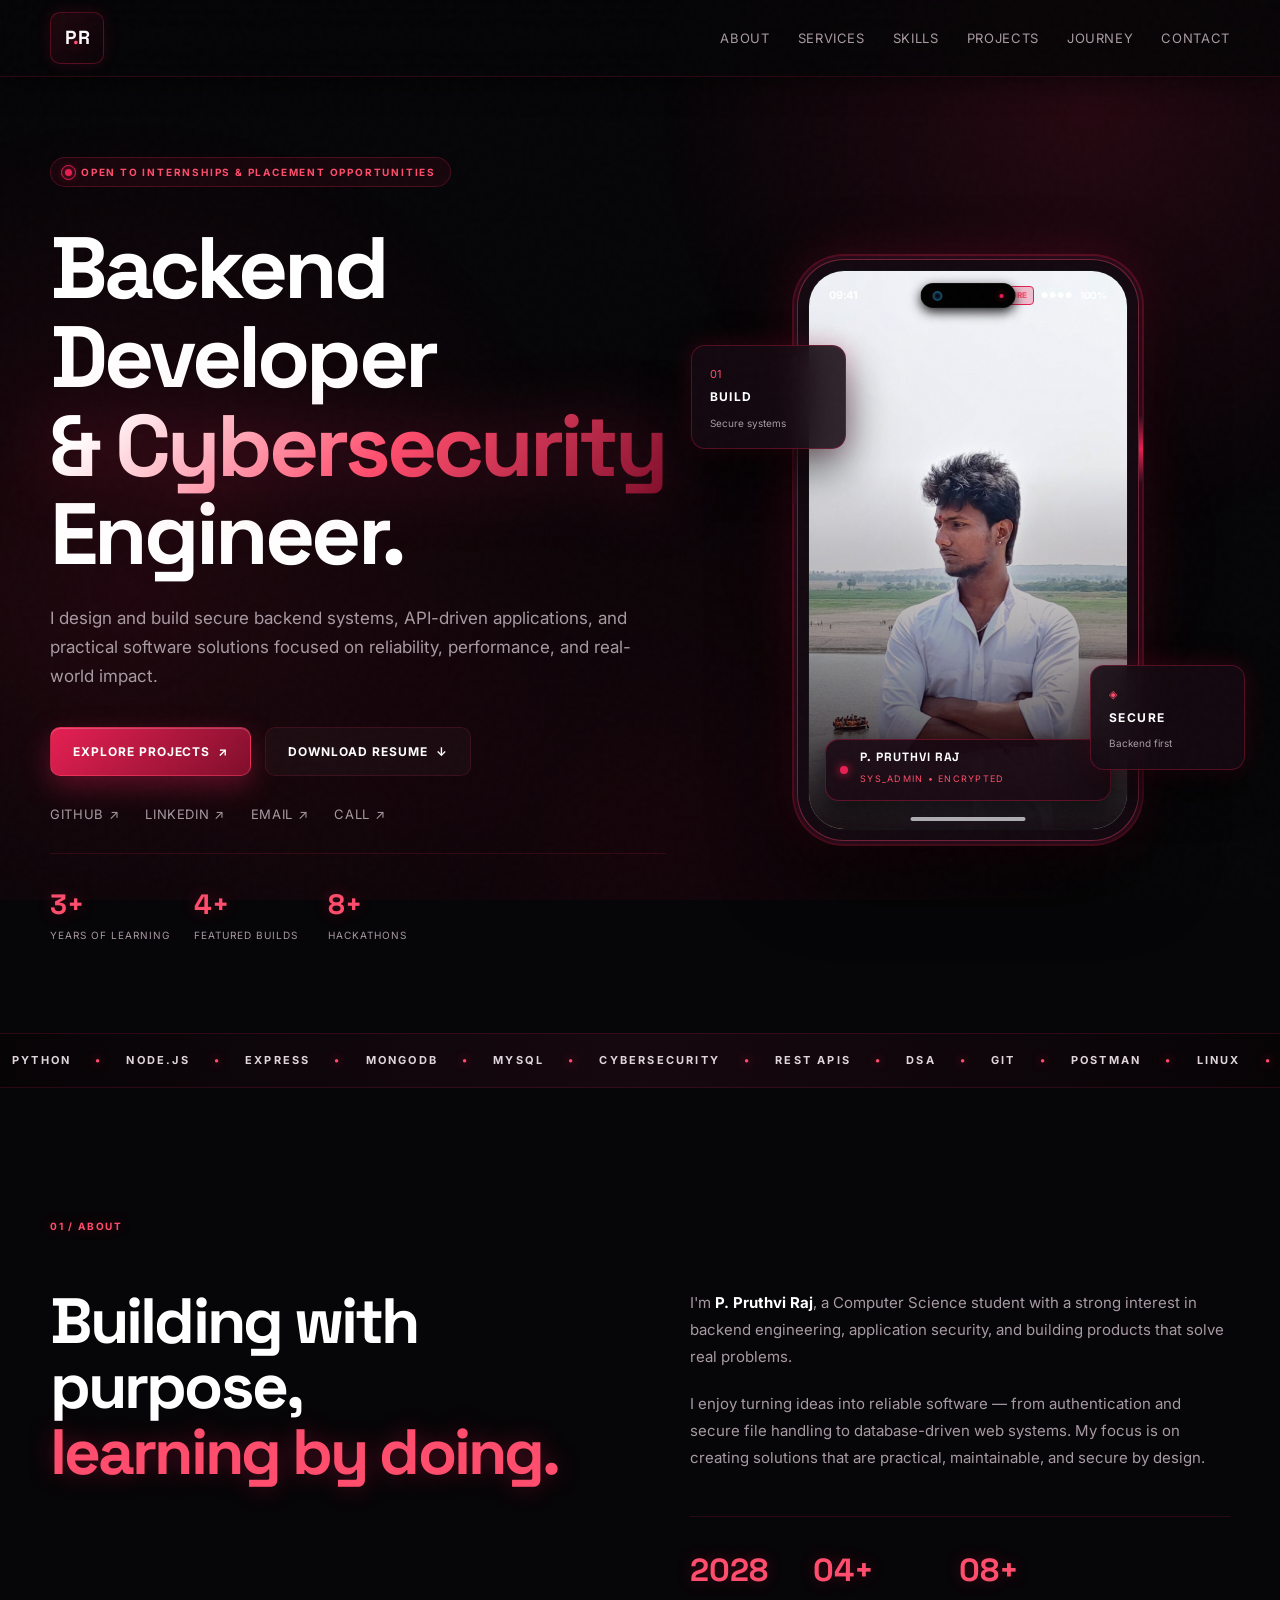
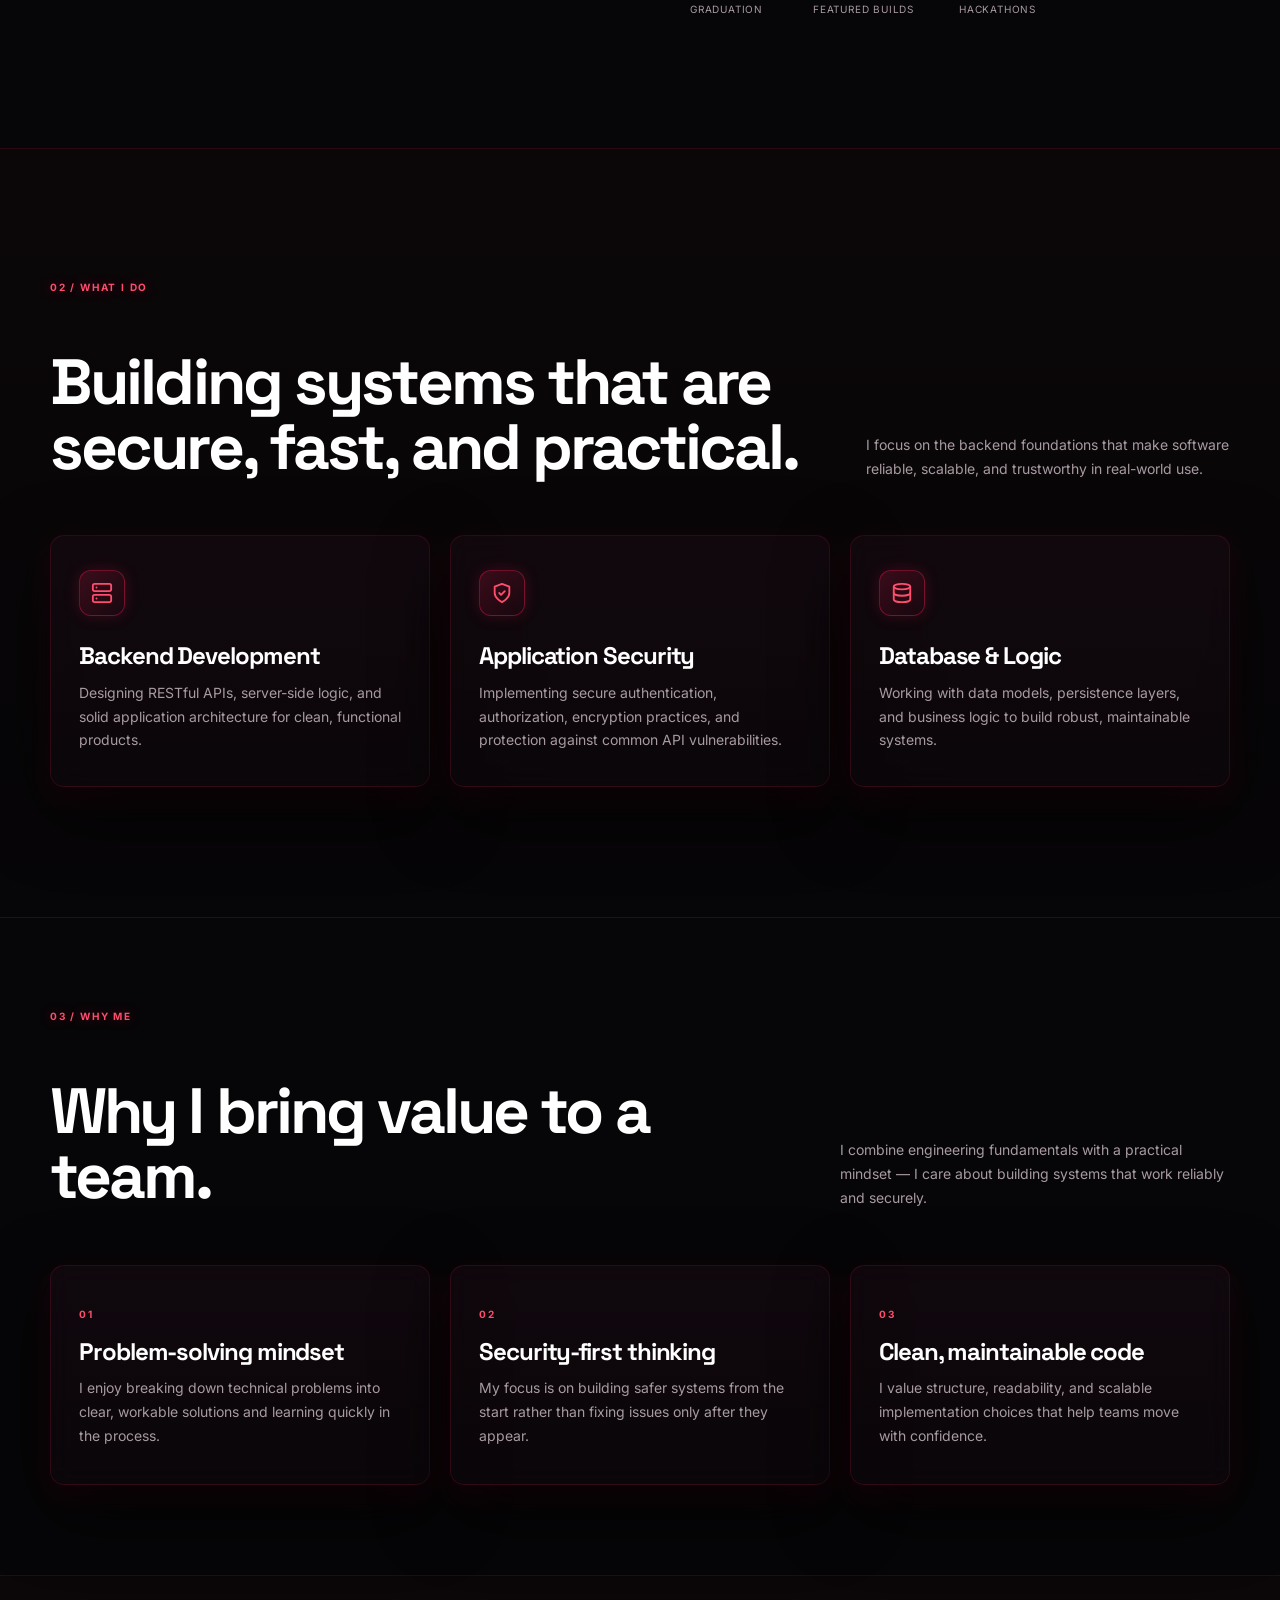
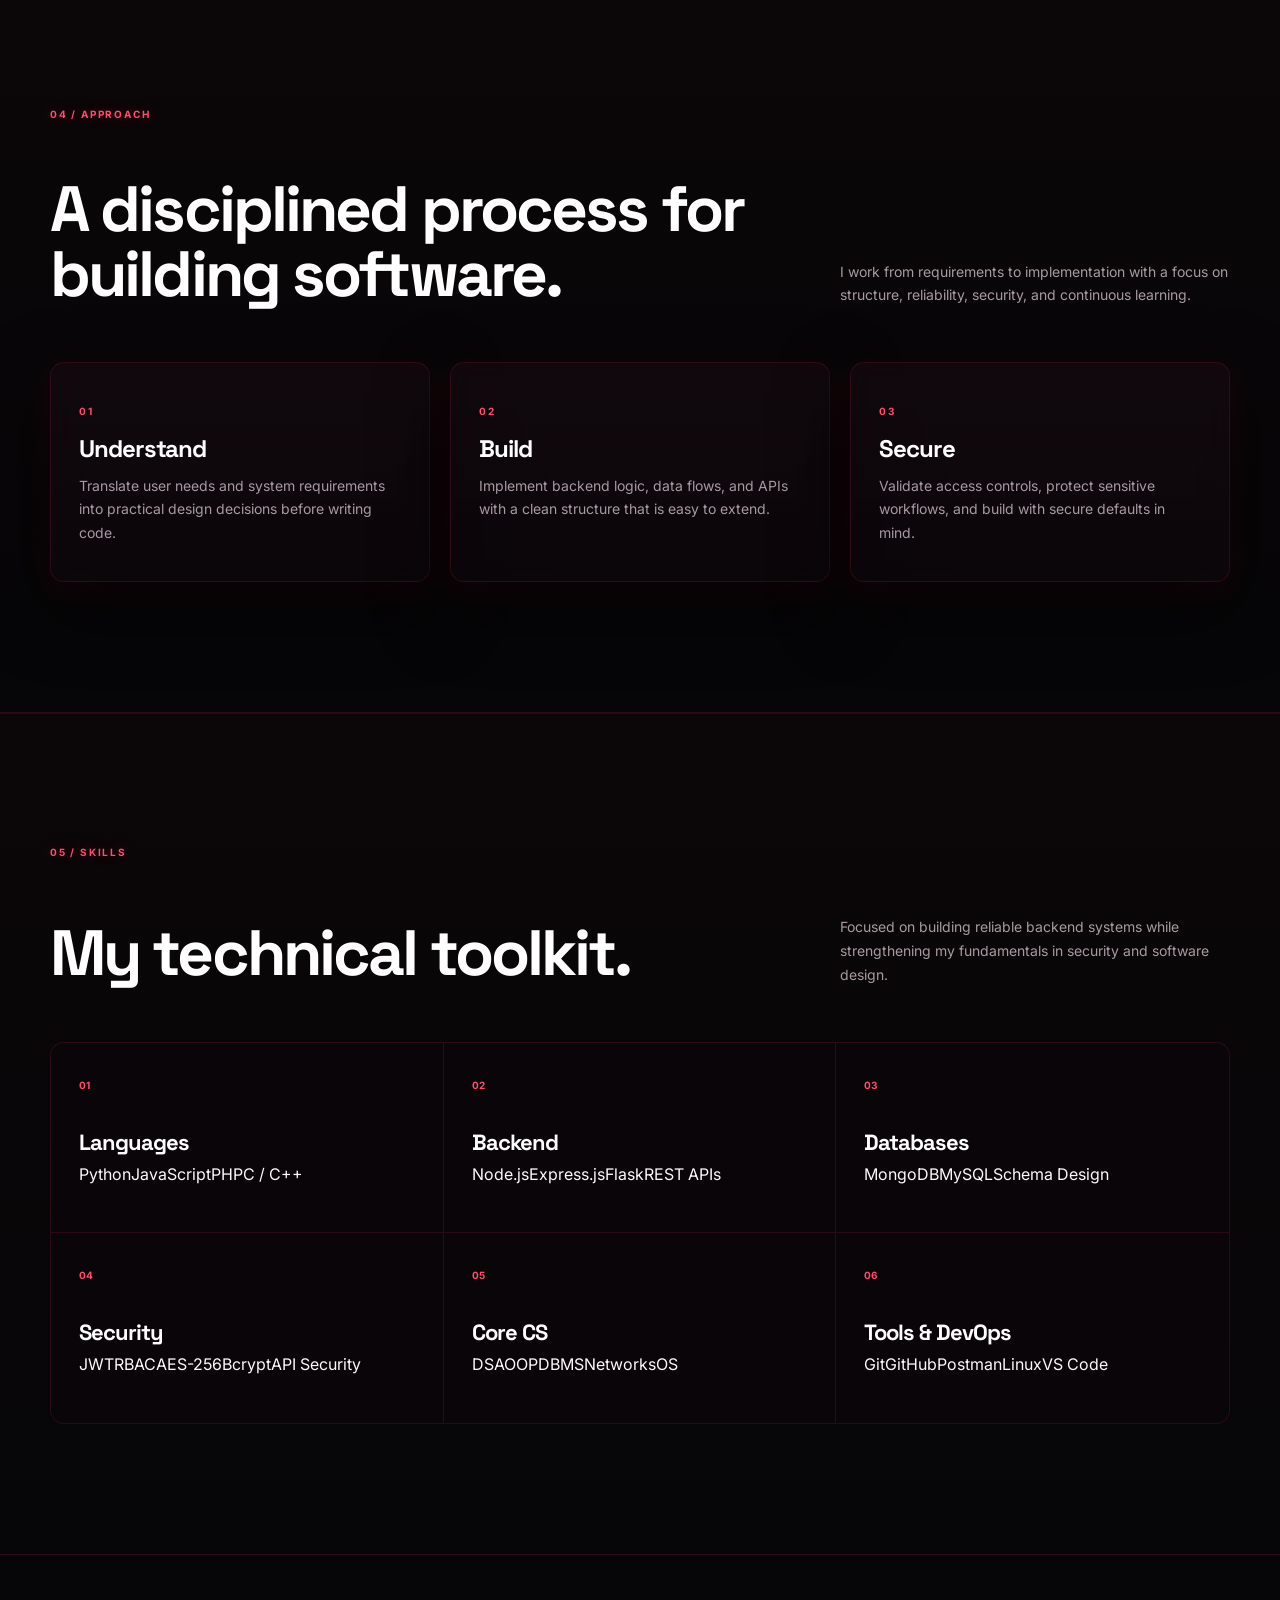
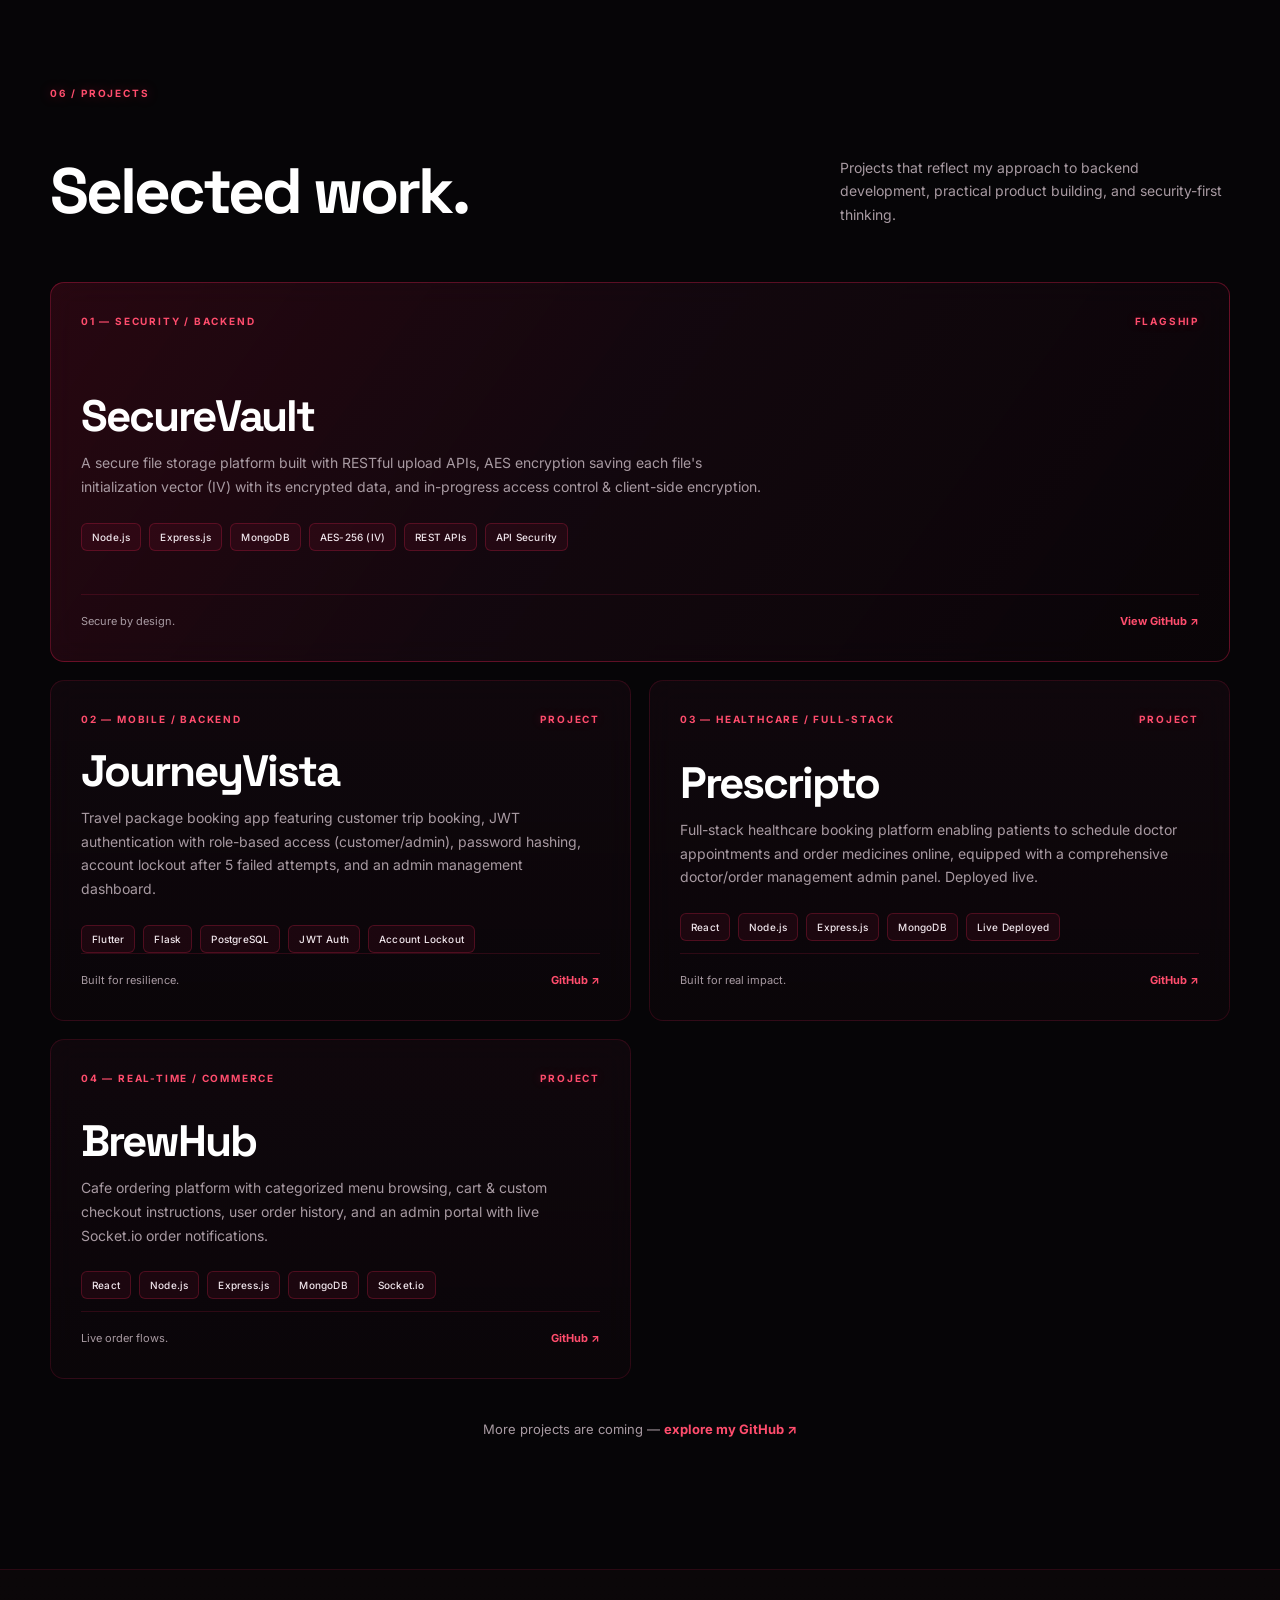
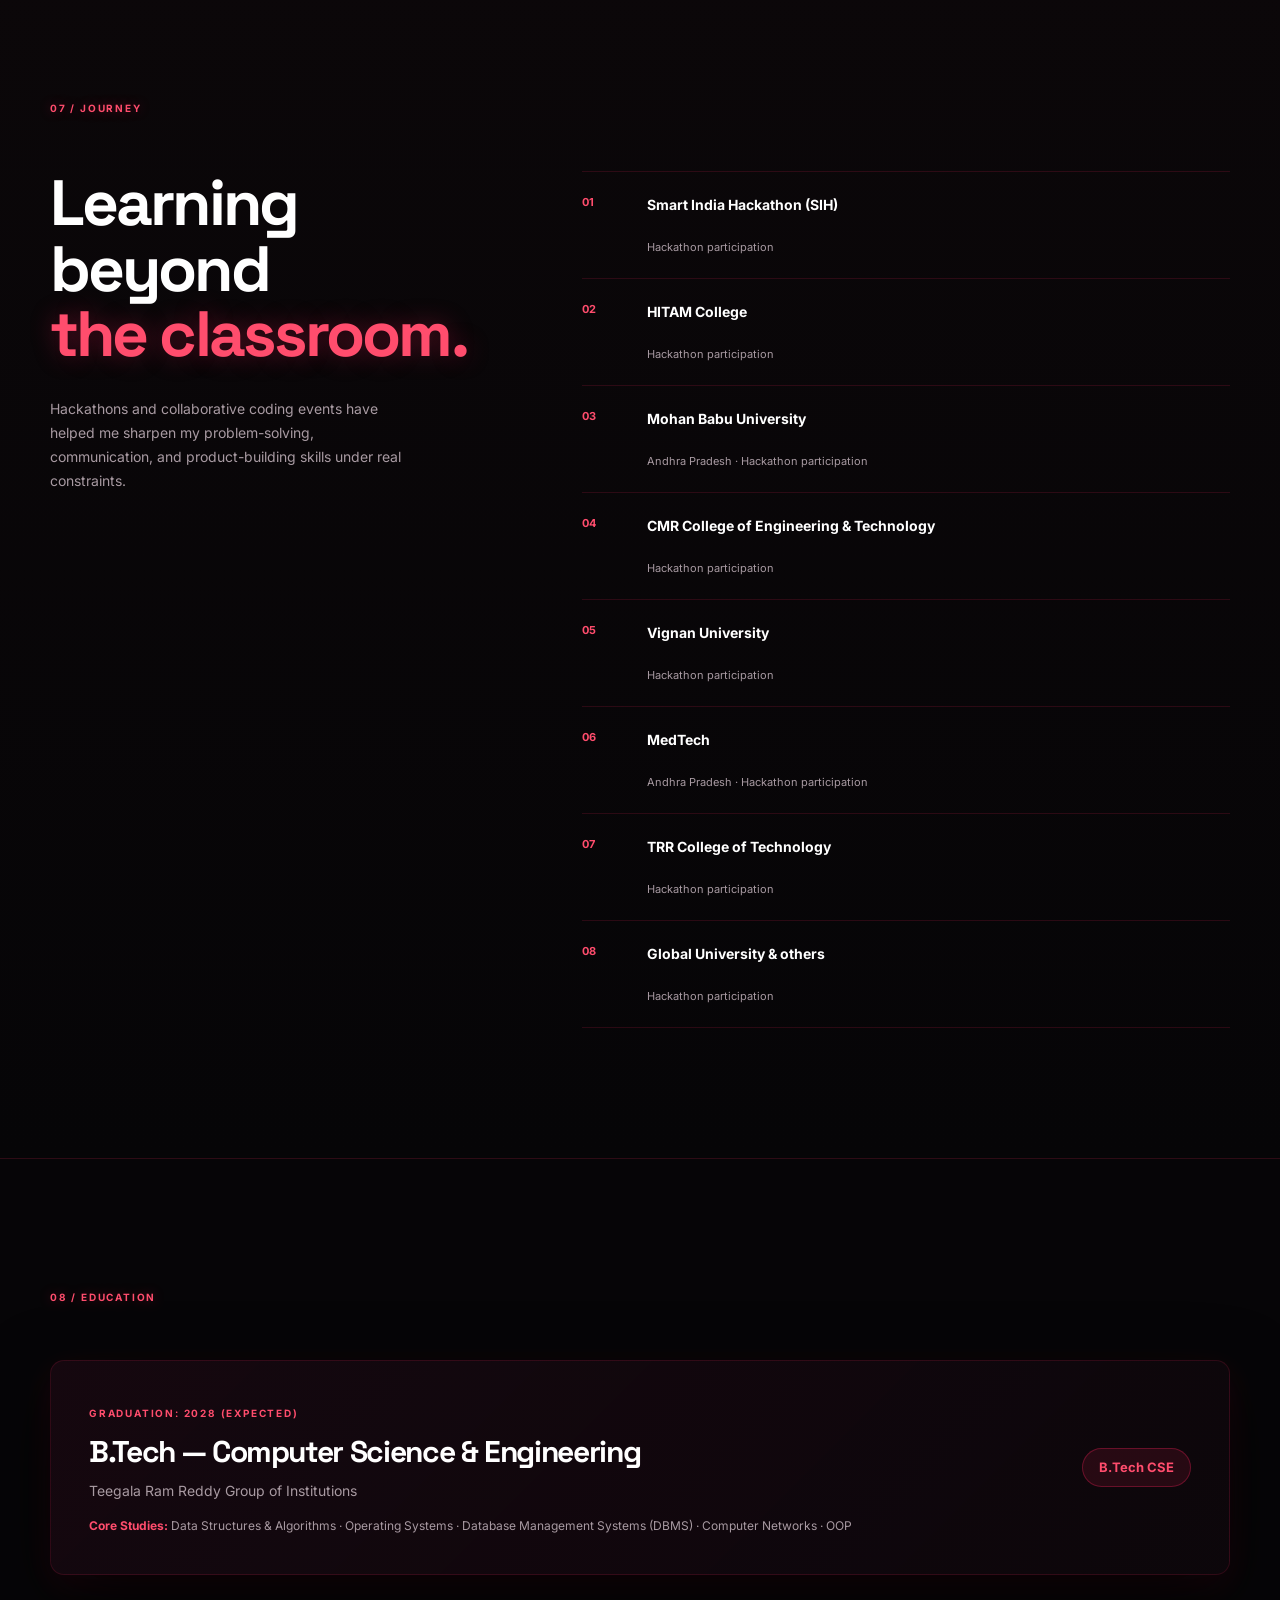
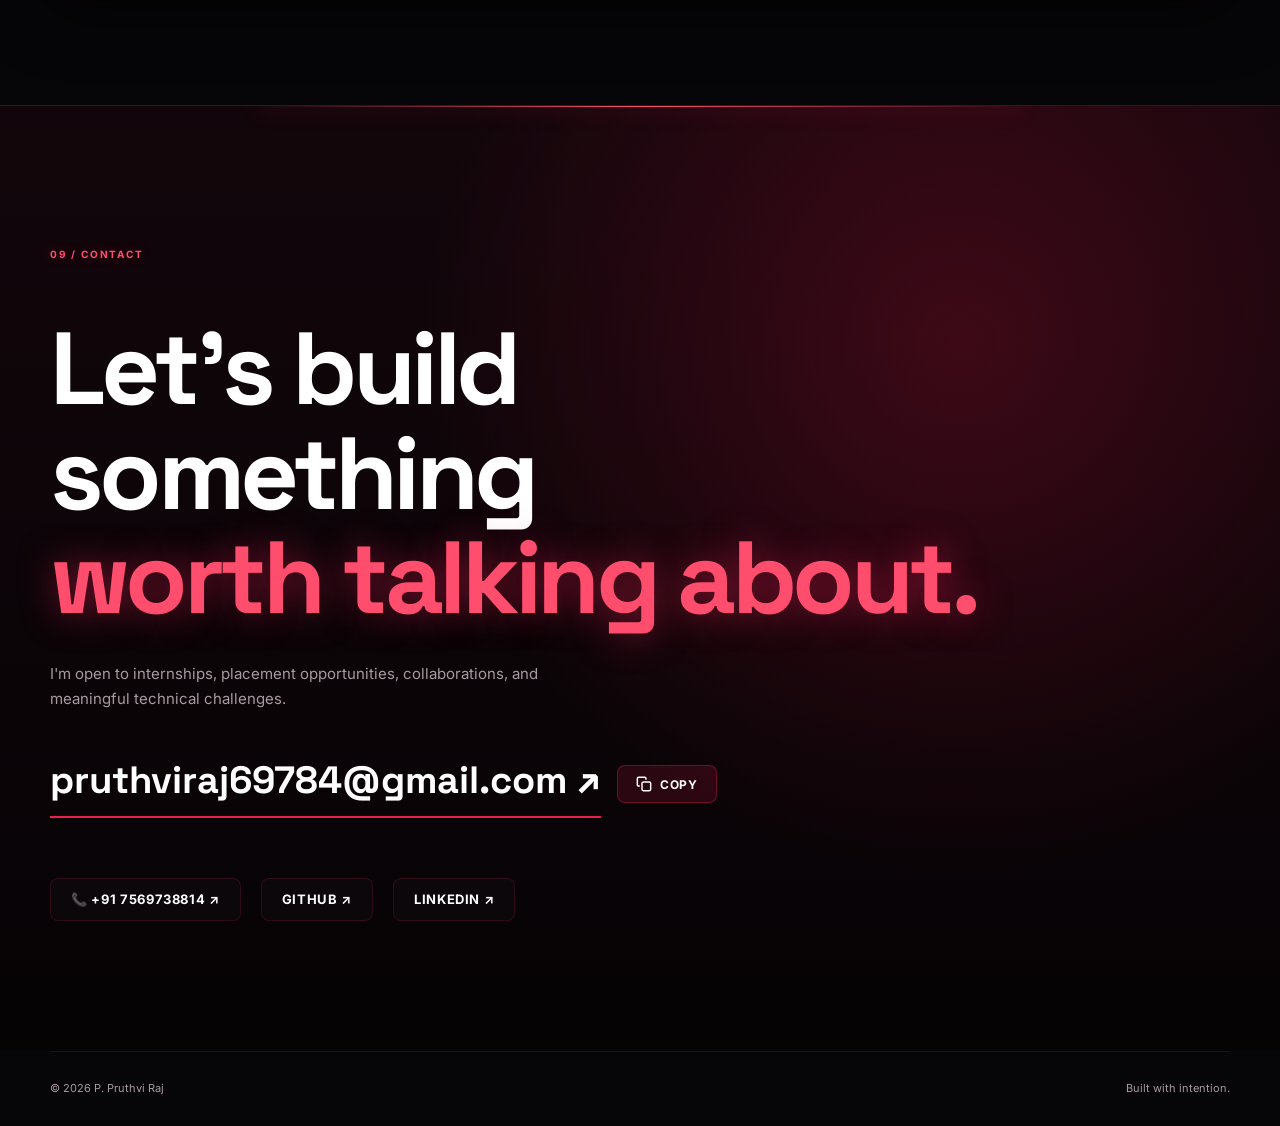
<file: index.html>
<!DOCTYPE html>
<html lang="en">
<head>
  <meta charset="UTF-8" />
  <meta name="viewport" content="width=device-width, initial-scale=1.0" />
  <meta name="description" content="P. Pruthvi Raj — Backend Developer & Cybersecurity Enthusiast portfolio." />
  <meta name="keywords" content="P. Pruthvi Raj, Backend Developer, Cybersecurity, Python, Node.js, Express, MongoDB, Software Engineer" />
  <meta name="author" content="P. Pruthvi Raj" />
  <meta name="theme-color" content="#060507" />

  <!-- Open Graph / LinkedIn / Facebook -->
  <meta property="og:type" content="website" />
  <meta property="og:title" content="P. Pruthvi Raj | Backend Developer & Cybersecurity Enthusiast" />
  <meta property="og:description" content="Backend systems, API security, and practical software engineering portfolio." />
  <meta property="og:image" content="assets/profile.jpg" />

  <!-- Twitter Card -->
  <meta name="twitter:card" content="summary_large_image" />
  <meta name="twitter:title" content="P. Pruthvi Raj | Backend Developer & Cybersecurity Enthusiast" />
  <meta name="twitter:description" content="Backend systems, API security, and practical software engineering portfolio." />
  <meta name="twitter:image" content="assets/profile.jpg" />

  <!-- Favicon in Wine Ruby & Noir -->
  <link rel="icon" type="image/svg+xml" href="data:image/svg+xml,%3Csvg xmlns='http://www.w3.org/2000/svg' viewBox='0 0 100 100'%3E%3Crect width='100' height='100' rx='22' fill='%23060507'/%3E%3Ctext x='50' y='66' font-family='sans-serif' font-size='50' font-weight='800' fill='%23e62052' text-anchor='middle'%3EPR%3C/text%3E%3C/svg%3E" />

  <title>P. Pruthvi Raj | Backend Developer & Cybersecurity Enthusiast</title>
  <link rel="preconnect" href="https://fonts.googleapis.com">
  <link rel="preconnect" href="https://fonts.gstatic.com" crossorigin>
  <link href="https://fonts.googleapis.com/css2?family=Inter:wght@400;500;600;700;800&family=Space+Grotesk:wght@500;600;700&display=swap" rel="stylesheet">
  <link rel="stylesheet" href="style.css" />
</head>
<body>
  <!-- Stylized "RAJ" Video-Inspired Intro Overlay -->
  <aside id="intro-screen" class="intro-screen" aria-label="Intro splash animation">
    <div class="intro-curtain"></div>
    <div class="intro-center">
      <div class="intro-laser-dot"></div>
      <div class="intro-brand">
        <div class="intro-monogram">
          <svg class="intro-svg-logo" viewBox="0 0 140 140" fill="none" xmlns="http://www.w3.org/2000/svg">
            <defs>
              <linearGradient id="orbitGlow" x1="0%" y1="0%" x2="100%" y2="100%">
                <stop offset="0%" stop-color="#ff4d6d" />
                <stop offset="100%" stop-color="#800e2b" />
              </linearGradient>
              <linearGradient id="rGlow" x1="0%" y1="0%" x2="100%" y2="100%">
                <stop offset="0%" stop-color="#ffffff" />
                <stop offset="100%" stop-color="#e62052" />
              </linearGradient>
            </defs>
            <!-- Orbit Ellipse Ring -->
            <ellipse cx="70" cy="70" rx="60" ry="25" transform="rotate(-30 70 70)" stroke="url(#orbitGlow)" stroke-width="6" stroke-linecap="round" stroke-dasharray="290 35"/>
            <!-- Stylized Angled R Monogram -->
            <path d="M46 32 H66 C80 32, 90 41, 87 54 C84 66, 73 72, 60 72 H50 L42 108 H30 L46 32 Z" fill="url(#rGlow)"/>
            <path d="M52 44 H64 C70 44, 76 48, 74 54 C72 60, 66 63, 60 63 H50 L52 44 Z" fill="#060507"/>
            <!-- Dynamic Leg of R -->
            <path d="M58 72 L78 108 H64 L48 76 H56 Z" fill="#c9184a"/>
          </svg>
        </div>
        <div class="intro-typography">
          <span class="intro-title">RAJ</span>
          <span class="intro-subtitle">ENGINEER & CYBERSECURITY</span>
        </div>
      </div>
    </div>
    <button class="intro-skip-btn" type="button" aria-label="Skip intro animation">SKIP ↗</button>
  </aside>

  <div class="noise"></div>

  <header class="nav-wrap">
    <nav class="nav container" aria-label="Main navigation">
      <a class="brand" href="#home" aria-label="Go to home">P<span>.</span>R</a>
      <button class="menu-btn" type="button" aria-label="Toggle menu" aria-expanded="false">
        <span></span><span></span><span></span>
      </button>
      <div class="nav-links">
        <a href="#about">About</a>
        <a href="#services">Services</a>
        <a href="#skills">Skills</a>
        <a href="#projects">Projects</a>
        <a href="#journey">Journey</a>
        <a href="#contact">Contact</a>
      </div>
    </nav>
  </header>

  <main>
    <section id="home" class="hero container">
      <div class="hero-copy reveal">
        <p class="eyebrow"><span class="status-dot"></span> OPEN TO INTERNSHIPS & PLACEMENT OPPORTUNITIES</p>
        <h1>Backend Developer<br><span>& Cybersecurity</span><br>Engineer.</h1>
        <p class="hero-text">
          I design and build secure backend systems, API-driven applications, and practical software
          solutions focused on reliability, performance, and real-world impact.
        </p>
        <div class="hero-actions">
          <a class="btn btn-primary" href="#projects">Explore Projects <span>↗</span></a>
          <a class="btn btn-ghost" href="resume.pdf" download id="resume-btn">Download Resume <span>↓</span></a>
        </div>
        <div class="socials">
          <a href="https://github.com/pruthviraj69784-alt" target="_blank" rel="noopener">GitHub ↗</a>
          <a href="https://www.linkedin.com/in/pruthvi-raj-85b505401" target="_blank" rel="noopener">LinkedIn ↗</a>
          <a href="mailto:pruthviraj69784@gmail.com">Email ↗</a>
          <a href="tel:+917569738814">Call ↗</a>
        </div>
        <div class="hero-metrics" aria-label="Key profile metrics">
          <div><strong>3+</strong><span>Years of learning</span></div>
          <div><strong>4+</strong><span>Featured builds</span></div>
          <div><strong>8+</strong><span>Hackathons</span></div>
        </div>
      </div>

      <div class="hero-visual reveal" aria-label="Interactive smartphone showcase">
        <div class="orb"></div>

        <!-- Authentic Smartphone Device Shell -->
        <div class="phone-device" id="hero-phone">
          <!-- Physical Hardware Buttons -->
          <div class="phone-btn phone-btn-action"></div>
          <div class="phone-btn phone-btn-vol-up"></div>
          <div class="phone-btn phone-btn-vol-down"></div>
          <div class="phone-btn phone-btn-power"></div>

          <!-- Phone Screen Container -->
          <div class="phone-screen">
            <!-- Glass Specular Reflection Sheen -->
            <div class="phone-glare"></div>

            <!-- Tech Scanline Animation -->
            <div class="phone-scanline"></div>

            <!-- Dynamic Island / Speaker Notch -->
            <div class="phone-island">
              <div class="island-camera"></div>
              <div class="island-sensor"></div>
            </div>

            <!-- Top Status Bar -->
            <div class="phone-status-bar">
              <span class="status-time">09:41</span>
              <div class="status-icons">
                <span class="status-badge">SECURE</span>
                <span class="status-signal">●●●●</span>
                <span class="status-battery">100%</span>
              </div>
            </div>

            <!-- Portrait Photo with Ken Burns Animation -->
            <div class="portrait-wrapper">
              <img src="assets/profile.jpg" alt="P. Pruthvi Raj portrait" class="portrait-img" />
            </div>

            <!-- Bottom Tech Terminal HUD Card -->
            <div class="phone-hud">
              <span class="hud-dot"></span>
              <div class="hud-text">
                <strong>P. PRUTHVI RAJ</strong>
                <small>SYS_ADMIN • ENCRYPTED</small>
              </div>
            </div>

            <!-- Home Swipe Gesture Indicator -->
            <div class="phone-home-bar"></div>
          </div>
        </div>

        <div class="floating-card card-code">
          <span>01</span>
          <strong>BUILD</strong>
          <small>Secure systems</small>
        </div>
        <div class="floating-card card-shield">
          <span>◈</span>
          <strong>SECURE</strong>
          <small>Backend first</small>
        </div>
      </div>
    </section>

    <section class="ticker" aria-label="Technology highlights">
      <div class="ticker-track">
        <div class="ticker-group">
          <span>PYTHON</span><b>•</b><span>NODE.JS</span><b>•</b><span>EXPRESS</span><b>•</b>
          <span>MONGODB</span><b>•</b><span>MYSQL</span><b>•</b><span>CYBERSECURITY</span><b>•</b>
          <span>REST APIS</span><b>•</b><span>DSA</span><b>•</b><span>GIT</span><b>•</b>
          <span>POSTMAN</span><b>•</b><span>LINUX</span><b>•</b><span>DOCKER</span><b>•</b>
        </div>
        <div class="ticker-group" aria-hidden="true">
          <span>PYTHON</span><b>•</b><span>NODE.JS</span><b>•</b><span>EXPRESS</span><b>•</b>
          <span>MONGODB</span><b>•</b><span>MYSQL</span><b>•</b><span>CYBERSECURITY</span><b>•</b>
          <span>REST APIS</span><b>•</b><span>DSA</span><b>•</b><span>GIT</span><b>•</b>
          <span>POSTMAN</span><b>•</b><span>LINUX</span><b>•</b><span>DOCKER</span><b>•</b>
        </div>
      </div>
    </section>

    <section id="about" class="section container">
      <div class="section-label">01 / ABOUT</div>
      <div class="about-grid">
        <div>
          <h2>Building with purpose,<br><em>learning by doing.</em></h2>
        </div>
        <div class="about-copy">
          <p>
            I'm <strong>P. Pruthvi Raj</strong>, a Computer Science student with a strong interest in
            backend engineering, application security, and building products that solve real problems.
          </p>
          <p>
            I enjoy turning ideas into reliable software — from authentication and secure file handling
            to database-driven web systems. My focus is on creating solutions that are practical,
            maintainable, and secure by design.
          </p>
          <div class="mini-stats">
            <div><strong>2028</strong><span>Graduation</span></div>
            <div><strong>04+</strong><span>Featured Builds</span></div>
            <div><strong>08+</strong><span>Hackathons</span></div>
          </div>
        </div>
      </div>
    </section>

    <section id="services" class="section section-dark">
      <div class="container">
        <div class="section-label">02 / WHAT I DO</div>
        <div class="section-heading">
          <h2>Building systems that are secure, fast, and practical.</h2>
          <p>I focus on the backend foundations that make software reliable, scalable, and trustworthy in real-world use.</p>
        </div>
        <div class="services-grid">
          <article class="service-card reveal">
            <div class="service-icon">
              <svg width="22" height="22" viewBox="0 0 24 24" fill="none" stroke="currentColor" stroke-width="2" stroke-linecap="round" stroke-linejoin="round">
                <rect x="2" y="2" width="20" height="8" rx="2" ry="2"></rect>
                <rect x="2" y="14" width="20" height="8" rx="2" ry="2"></rect>
                <line x1="6" y1="6" x2="6.01" y2="6"></line>
                <line x1="6" y1="18" x2="6.01" y2="18"></line>
              </svg>
            </div>
            <h3>Backend Development</h3>
            <p>Designing RESTful APIs, server-side logic, and solid application architecture for clean, functional products.</p>
          </article>
          <article class="service-card reveal">
            <div class="service-icon">
              <svg width="22" height="22" viewBox="0 0 24 24" fill="none" stroke="currentColor" stroke-width="2" stroke-linecap="round" stroke-linejoin="round">
                <path d="M12 22s8-4 8-10V5l-8-3-8 3v7c0 6 8 10 8 10z"></path>
                <path d="M9 12l2 2 4-4"></path>
              </svg>
            </div>
            <h3>Application Security</h3>
            <p>Implementing secure authentication, authorization, encryption practices, and protection against common API vulnerabilities.</p>
          </article>
          <article class="service-card reveal">
            <div class="service-icon">
              <svg width="22" height="22" viewBox="0 0 24 24" fill="none" stroke="currentColor" stroke-width="2" stroke-linecap="round" stroke-linejoin="round">
                <ellipse cx="12" cy="5" rx="9" ry="3"></ellipse>
                <path d="M21 12c0 1.66-4 3-9 3s-9-1.34-9-3"></path>
                <path d="M3 5v14c0 1.66 4 3 9 3s9-1.34 9-3V5"></path>
              </svg>
            </div>
            <h3>Database & Logic</h3>
            <p>Working with data models, persistence layers, and business logic to build robust, maintainable systems.</p>
          </article>
        </div>
      </div>
    </section>

    <section class="section container why-choose-me">
      <div class="section-label">03 / WHY ME</div>
      <div class="section-heading">
        <h2>Why I bring value to a team.</h2>
        <p>I combine engineering fundamentals with a practical mindset — I care about building systems that work reliably and securely.</p>
      </div>
      <div class="value-grid">
        <article class="value-card reveal">
          <span>01</span>
          <h3>Problem-solving mindset</h3>
          <p>I enjoy breaking down technical problems into clear, workable solutions and learning quickly in the process.</p>
        </article>
        <article class="value-card reveal">
          <span>02</span>
          <h3>Security-first thinking</h3>
          <p>My focus is on building safer systems from the start rather than fixing issues only after they appear.</p>
        </article>
        <article class="value-card reveal">
          <span>03</span>
          <h3>Clean, maintainable code</h3>
          <p>I value structure, readability, and scalable implementation choices that help teams move with confidence.</p>
        </article>
      </div>
    </section>

    <section class="section section-dark approach">
      <div class="container">
        <div class="section-label">04 / APPROACH</div>
        <div class="section-heading">
          <h2>A disciplined process for building software.</h2>
          <p>I work from requirements to implementation with a focus on structure, reliability, security, and continuous learning.</p>
        </div>
        <div class="approach-grid">
          <article class="approach-card reveal">
            <span>01</span>
            <h3>Understand</h3>
            <p>Translate user needs and system requirements into practical design decisions before writing code.</p>
          </article>
          <article class="approach-card reveal">
            <span>02</span>
            <h3>Build</h3>
            <p>Implement backend logic, data flows, and APIs with a clean structure that is easy to extend.</p>
          </article>
          <article class="approach-card reveal">
            <span>03</span>
            <h3>Secure</h3>
            <p>Validate access controls, protect sensitive workflows, and build with secure defaults in mind.</p>
          </article>
        </div>
      </div>
    </section>

    <section id="skills" class="section section-dark">
      <div class="container">
        <div class="section-label">05 / SKILLS</div>
        <div class="section-heading">
          <h2>My technical toolkit.</h2>
          <p>Focused on building reliable backend systems while strengthening my fundamentals in security and software design.</p>
        </div>
        <div class="skills-grid">
          <article class="skill-card">
            <span class="skill-num">01</span>
            <h3>Languages</h3>
            <div class="skill-pills"><span>Python</span><span>JavaScript</span><span>PHP</span><span>C / C++</span></div>
          </article>
          <article class="skill-card">
            <span class="skill-num">02</span>
            <h3>Backend</h3>
            <div class="skill-pills"><span>Node.js</span><span>Express.js</span><span>Flask</span><span>REST APIs</span></div>
          </article>
          <article class="skill-card">
            <span class="skill-num">03</span>
            <h3>Databases</h3>
            <div class="skill-pills"><span>MongoDB</span><span>MySQL</span><span>Schema Design</span></div>
          </article>
          <article class="skill-card">
            <span class="skill-num">04</span>
            <h3>Security</h3>
            <div class="skill-pills"><span>JWT</span><span>RBAC</span><span>AES-256</span><span>Bcrypt</span><span>API Security</span></div>
          </article>
          <article class="skill-card">
            <span class="skill-num">05</span>
            <h3>Core CS</h3>
            <div class="skill-pills"><span>DSA</span><span>OOP</span><span>DBMS</span><span>Networks</span><span>OS</span></div>
          </article>
          <article class="skill-card">
            <span class="skill-num">06</span>
            <h3>Tools & DevOps</h3>
            <div class="skill-pills"><span>Git</span><span>GitHub</span><span>Postman</span><span>Linux</span><span>VS Code</span></div>
          </article>
        </div>
      </div>
    </section>

    <section id="projects" class="section container">
      <div class="section-label">06 / PROJECTS</div>
      <div class="section-heading projects-heading">
        <div><h2>Selected work.</h2></div>
        <p>Projects that reflect my approach to backend development, practical product building, and security-first thinking.</p>
      </div>

      <div class="projects">
        <article class="project featured">
          <div class="project-top"><span>01 — SECURITY / BACKEND</span><span>FLAGSHIP</span></div>
          <div class="project-body">
            <div>
              <h3>SecureVault</h3>
              <p>A secure file storage platform built with RESTful upload APIs, AES encryption saving each file's initialization vector (IV) with its encrypted data, and in-progress access control & client-side encryption.</p>
            </div>
            <div class="tags"><span>Node.js</span><span>Express.js</span><span>MongoDB</span><span>AES-256 (IV)</span><span>REST APIs</span><span>API Security</span></div>
          </div>
          <div class="project-bottom"><span>Secure by design.</span><a href="https://github.com/pruthviraj69784-alt" target="_blank" rel="noopener">View GitHub ↗</a></div>
        </article>

        <article class="project">
          <div class="project-top"><span>02 — MOBILE / BACKEND</span><span>PROJECT</span></div>
          <div class="project-body">
            <div>
              <h3>JourneyVista</h3>
              <p>Travel package booking app featuring customer trip booking, JWT authentication with role-based access (customer/admin), password hashing, account lockout after 5 failed attempts, and an admin management dashboard.</p>
            </div>
            <div class="tags"><span>Flutter</span><span>Flask</span><span>PostgreSQL</span><span>JWT Auth</span><span>Account Lockout</span></div>
          </div>
          <div class="project-bottom"><span>Built for resilience.</span><a href="https://github.com/pruthviraj69784-alt" target="_blank" rel="noopener">GitHub ↗</a></div>
        </article>

        <article class="project">
          <div class="project-top"><span>03 — HEALTHCARE / FULL-STACK</span><span>PROJECT</span></div>
          <div class="project-body">
            <div>
              <h3>Prescripto</h3>
              <p>Full-stack healthcare booking platform enabling patients to schedule doctor appointments and order medicines online, equipped with a comprehensive doctor/order management admin panel. Deployed live.</p>
            </div>
            <div class="tags"><span>React</span><span>Node.js</span><span>Express.js</span><span>MongoDB</span><span>Live Deployed</span></div>
          </div>
          <div class="project-bottom"><span>Built for real impact.</span><a href="https://github.com/pruthviraj69784-alt" target="_blank" rel="noopener">GitHub ↗</a></div>
        </article>

        <article class="project">
          <div class="project-top"><span>04 — REAL-TIME / COMMERCE</span><span>PROJECT</span></div>
          <div class="project-body">
            <div>
              <h3>BrewHub</h3>
              <p>Cafe ordering platform with categorized menu browsing, cart & custom checkout instructions, user order history, and an admin portal with live Socket.io order notifications.</p>
            </div>
            <div class="tags"><span>React</span><span>Node.js</span><span>Express.js</span><span>MongoDB</span><span>Socket.io</span></div>
          </div>
          <div class="project-bottom"><span>Live order flows.</span><a href="https://github.com/pruthviraj69784-alt" target="_blank" rel="noopener">GitHub ↗</a></div>
        </article>
      </div>
      <p class="more-projects">More projects are coming — <a href="https://github.com/pruthviraj69784-alt" target="_blank" rel="noopener">explore my GitHub ↗</a></p>
    </section>

    <section id="journey" class="section section-dark">
      <div class="container">
        <div class="section-label">07 / JOURNEY</div>
        <div class="journey-grid">
          <div>
            <h2>Learning beyond<br><em>the classroom.</em></h2>
            <p class="journey-intro">Hackathons and collaborative coding events have helped me sharpen my problem-solving, communication, and product-building skills under real constraints.</p>
          </div>
          <div class="events">
            <div class="event"><span>01</span><strong>Smart India Hackathon (SIH)</strong><small>Hackathon participation</small></div>
            <div class="event"><span>02</span><strong>HITAM College</strong><small>Hackathon participation</small></div>
            <div class="event"><span>03</span><strong>Mohan Babu University</strong><small>Andhra Pradesh · Hackathon participation</small></div>
            <div class="event"><span>04</span><strong>CMR College of Engineering & Technology</strong><small>Hackathon participation</small></div>
            <div class="event"><span>05</span><strong>Vignan University</strong><small>Hackathon participation</small></div>
            <div class="event"><span>06</span><strong>MedTech</strong><small>Andhra Pradesh · Hackathon participation</small></div>
            <div class="event"><span>07</span><strong>TRR College of Technology</strong><small>Hackathon participation</small></div>
            <div class="event"><span>08</span><strong>Global University & others</strong><small>Hackathon participation</small></div>
          </div>
        </div>
      </div>
    </section>

    <section class="section container education">
      <div class="section-label">08 / EDUCATION</div>
      <div class="education-card">
        <div>
          <span class="edu-year">GRADUATION: 2028 (EXPECTED)</span>
          <h2>B.Tech — Computer Science & Engineering</h2>
          <p>Teegala Ram Reddy Group of Institutions</p>
          <div class="coursework">
            <span>Core Studies:</span> Data Structures & Algorithms · Operating Systems · Database Management Systems (DBMS) · Computer Networks · OOP
          </div>
        </div>
        <strong>B.Tech CSE</strong>
      </div>
    </section>

    <section id="contact" class="contact-section">
      <div class="container contact-inner">
        <div class="section-label">09 / CONTACT</div>
        <h2>Let's build something<br><em>worth talking about.</em></h2>
        <p>I'm open to internships, placement opportunities, collaborations, and meaningful technical challenges.</p>
        <div class="email-wrapper">
          <a class="email-link" href="mailto:pruthviraj69784@gmail.com">pruthviraj69784@gmail.com ↗</a>
          <button class="btn-copy-email" type="button" aria-label="Copy email address" title="Copy to clipboard">
            <svg class="copy-icon" width="16" height="16" viewBox="0 0 24 24" fill="none" stroke="currentColor" stroke-width="2.2" stroke-linecap="round" stroke-linejoin="round">
              <rect x="9" y="9" width="13" height="13" rx="2" ry="2"></rect>
              <path d="M5 15H4a2 2 0 0 1-2-2V4a2 2 0 0 1 2-2h9a2 2 0 0 1 2 2v1"></path>
            </svg>
            <span class="copy-status">Copy</span>
          </button>
        </div>
        <div class="contact-links">
          <a href="tel:+917569738814">📞 +91 7569738814 ↗</a>
          <a href="https://github.com/pruthviraj69784-alt" target="_blank" rel="noopener">GitHub ↗</a>
          <a href="https://www.linkedin.com/in/pruthvi-raj-85b505401" target="_blank" rel="noopener">LinkedIn ↗</a>
        </div>
      </div>
    </section>
  </main>

  <footer class="footer container">
    <span>© 2026 P. Pruthvi Raj</span>
    <span>Built with intention.</span>
  </footer>

  <a href="#home" class="back-to-top" aria-label="Back to top" title="Back to top">
    <svg width="18" height="18" viewBox="0 0 24 24" fill="none" stroke="currentColor" stroke-width="2.5" stroke-linecap="round" stroke-linejoin="round">
      <path d="M18 15l-6-6-6 6"/>
    </svg>
  </a>

  <script src="script.js"></script>
</body>
</html>
</file>
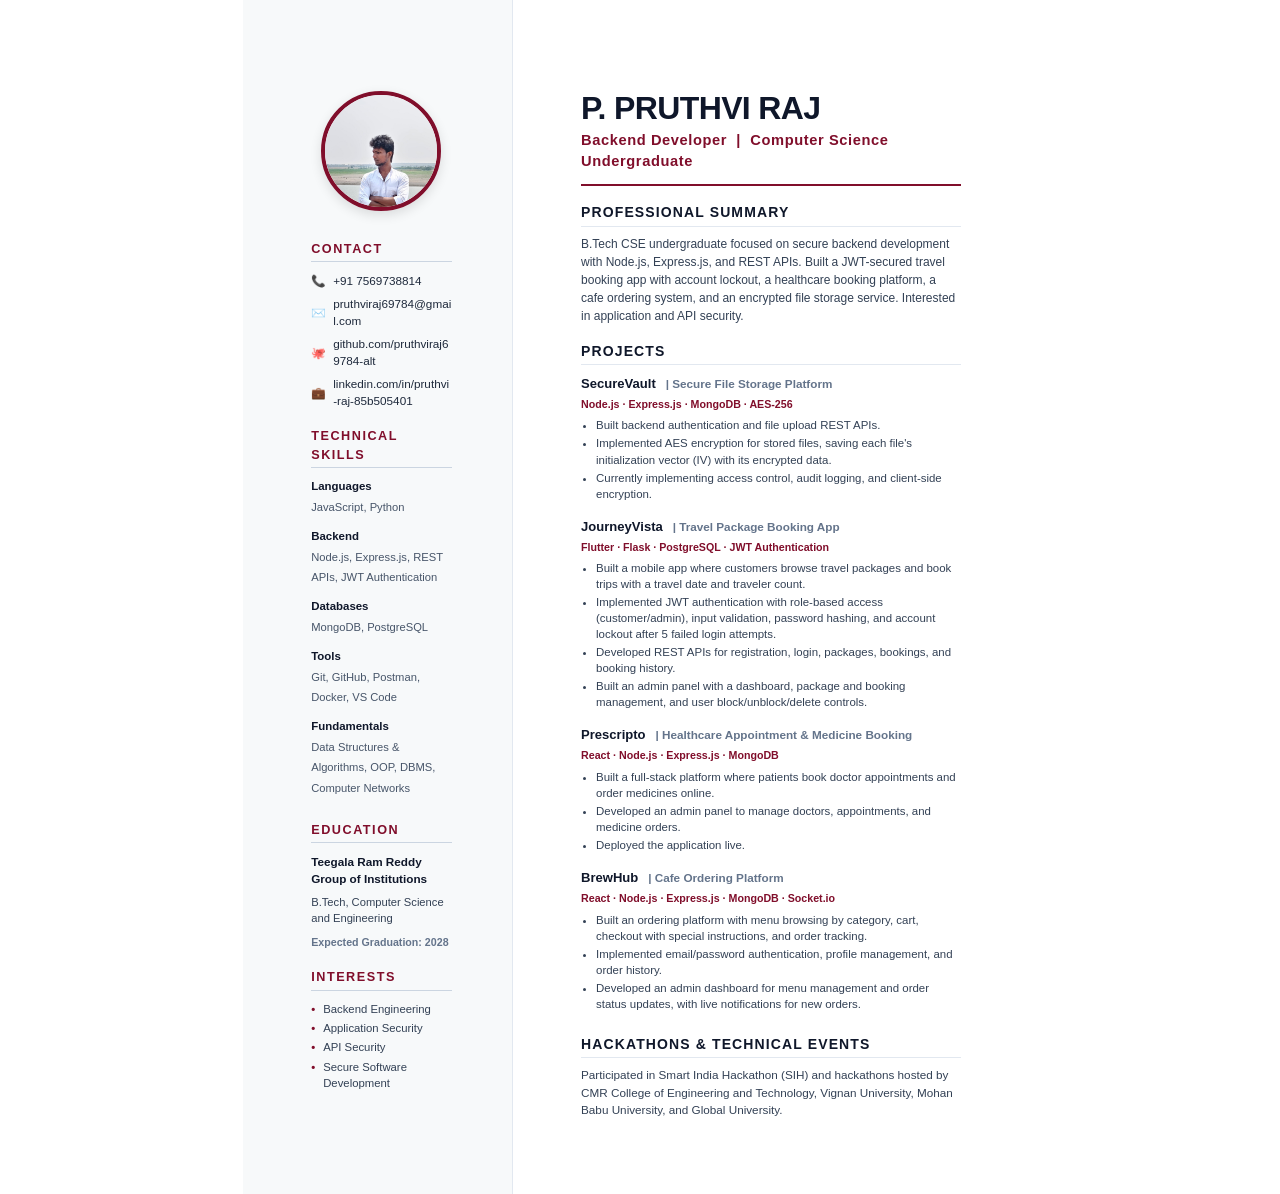
<file: resume.html>
<!DOCTYPE html>
<html lang="en">
<head>
  <meta charset="UTF-8">
  <title>P. Pruthvi Raj — Resume</title>
  <style>
    @page {
      size: A4;
      margin: 0;
    }
    * {
      box-sizing: border-box;
      margin: 0;
      padding: 0;
    }
    body {
      font-family: -apple-system, BlinkMacSystemFont, "Segoe UI", Roboto, "Helvetica Neue", Arial, sans-serif;
      color: #1a1a1a;
      background: #ffffff;
      line-height: 1.45;
      font-size: 10.5pt;
      -webkit-print-color-adjust: exact;
      print-color-adjust: exact;
    }
    .resume-container {
      width: 210mm;
      min-height: 297mm;
      display: flex;
      margin: 0 auto;
      background: #ffffff;
    }
    /* LEFT SIDEBAR */
    .sidebar {
      width: 34%;
      background: #f7f9fa;
      border-right: 1px solid #e2e8f0;
      padding: 24mm 16mm 20mm 18mm;
      display: flex;
      flex-direction: column;
      gap: 18px;
    }
    .photo-wrap {
      text-align: center;
      margin-bottom: 6px;
    }
    .profile-photo {
      width: 120px;
      height: 120px;
      border-radius: 50%;
      object-fit: cover;
      object-position: center 20%;
      border: 4px solid #800e2b;
      box-shadow: 0 4px 12px rgba(0,0,0,0.12);
    }
    .sidebar-section {
      display: flex;
      flex-direction: column;
      gap: 6px;
    }
    .sidebar-title {
      font-size: 9.5pt;
      font-weight: 800;
      color: #800e2b;
      letter-spacing: 0.12em;
      text-transform: uppercase;
      border-bottom: 1.5px solid #cbd5e1;
      padding-bottom: 3px;
      margin-bottom: 4px;
    }
    .contact-item {
      display: flex;
      align-items: center;
      gap: 7px;
      font-size: 8.8pt;
      color: #334155;
      word-break: break-all;
    }
    .contact-item a {
      color: #1e293b;
      text-decoration: none;
    }
    .skill-group {
      margin-bottom: 6px;
    }
    .skill-label {
      font-weight: 700;
      font-size: 8.6pt;
      color: #0f172a;
      display: block;
      margin-bottom: 1px;
    }
    .skill-val {
      font-size: 8.4pt;
      color: #475569;
      line-height: 1.35;
    }
    .edu-school {
      font-weight: 700;
      font-size: 8.8pt;
      color: #0f172a;
    }
    .edu-degree {
      font-size: 8.4pt;
      color: #334155;
      margin-top: 1px;
    }
    .edu-date {
      font-size: 8pt;
      color: #64748b;
      font-weight: 600;
      margin-top: 2px;
    }
    .interest-list {
      list-style: none;
      display: flex;
      flex-direction: column;
      gap: 3px;
    }
    .interest-list li {
      font-size: 8.5pt;
      color: #334155;
      position: relative;
      padding-left: 12px;
    }
    .interest-list li::before {
      content: "•";
      position: absolute;
      left: 0;
      color: #800e2b;
      font-weight: bold;
    }

    /* RIGHT MAIN CONTENT */
    .main-content {
      width: 66%;
      padding: 24mm 20mm 20mm 18mm;
      display: flex;
      flex-direction: column;
      gap: 16px;
    }
    .header-block {
      border-bottom: 2px solid #800e2b;
      padding-bottom: 12px;
    }
    .candidate-name {
      font-size: 24pt;
      font-weight: 900;
      color: #0f172a;
      letter-spacing: -0.02em;
      line-height: 1.1;
    }
    .candidate-title {
      font-size: 11pt;
      color: #800e2b;
      font-weight: 700;
      margin-top: 4px;
      letter-spacing: 0.04em;
    }
    .main-section {
      display: flex;
      flex-direction: column;
      gap: 8px;
    }
    .main-section-title {
      font-size: 10.5pt;
      font-weight: 800;
      color: #0f172a;
      letter-spacing: 0.08em;
      text-transform: uppercase;
      border-bottom: 1px solid #e2e8f0;
      padding-bottom: 3px;
    }
    .summary-text {
      font-size: 9pt;
      color: #334155;
      line-height: 1.5;
    }
    .project-item {
      display: flex;
      flex-direction: column;
      gap: 3px;
      margin-bottom: 6px;
    }
    .project-header {
      display: flex;
      justify-content: space-between;
      align-items: baseline;
      flex-wrap: wrap;
    }
    .project-name {
      font-size: 9.8pt;
      font-weight: 800;
      color: #0f172a;
    }
    .project-subtitle {
      font-size: 8.8pt;
      color: #64748b;
      font-weight: 600;
      margin-left: 6px;
    }
    .project-tech {
      font-size: 8pt;
      color: #800e2b;
      font-weight: 700;
      margin-bottom: 2px;
    }
    .project-bullets {
      list-style-type: disc;
      margin-left: 15px;
      display: flex;
      flex-direction: column;
      gap: 2px;
    }
    .project-bullets li {
      font-size: 8.6pt;
      color: #334155;
      line-height: 1.4;
    }
    .hackathon-text {
      font-size: 8.8pt;
      color: #334155;
      line-height: 1.5;
    }
  </style>
</head>
<body>
  <div class="resume-container">
    <!-- LEFT COLUMN -->
    <aside class="sidebar">
      <div class="photo-wrap">
        <img src="assets/profile.jpg" alt="P. Pruthvi Raj" class="profile-photo" />
      </div>

      <div class="sidebar-section">
        <h2 class="sidebar-title">Contact</h2>
        <div class="contact-item">
          <span>📞</span>
          <a href="tel:+917569738814">+91 7569738814</a>
        </div>
        <div class="contact-item">
          <span>✉️</span>
          <a href="mailto:pruthviraj69784@gmail.com">pruthviraj69784@gmail.com</a>
        </div>
        <div class="contact-item">
          <span>🐙</span>
          <a href="https://github.com/pruthviraj69784-alt" target="_blank">github.com/pruthviraj69784-alt</a>
        </div>
        <div class="contact-item">
          <span>💼</span>
          <a href="https://linkedin.com/in/pruthvi-raj-85b505401" target="_blank">linkedin.com/in/pruthvi-raj-85b505401</a>
        </div>
      </div>

      <div class="sidebar-section">
        <h2 class="sidebar-title">Technical Skills</h2>
        <div class="skill-group">
          <span class="skill-label">Languages</span>
          <span class="skill-val">JavaScript, Python</span>
        </div>
        <div class="skill-group">
          <span class="skill-label">Backend</span>
          <span class="skill-val">Node.js, Express.js, REST APIs, JWT Authentication</span>
        </div>
        <div class="skill-group">
          <span class="skill-label">Databases</span>
          <span class="skill-val">MongoDB, PostgreSQL</span>
        </div>
        <div class="skill-group">
          <span class="skill-label">Tools</span>
          <span class="skill-val">Git, GitHub, Postman, Docker, VS Code</span>
        </div>
        <div class="skill-group">
          <span class="skill-label">Fundamentals</span>
          <span class="skill-val">Data Structures & Algorithms, OOP, DBMS, Computer Networks</span>
        </div>
      </div>

      <div class="sidebar-section">
        <h2 class="sidebar-title">Education</h2>
        <div class="edu-school">Teegala Ram Reddy Group of Institutions</div>
        <div class="edu-degree">B.Tech, Computer Science and Engineering</div>
        <div class="edu-date">Expected Graduation: 2028</div>
      </div>

      <div class="sidebar-section">
        <h2 class="sidebar-title">Interests</h2>
        <ul class="interest-list">
          <li>Backend Engineering</li>
          <li>Application Security</li>
          <li>API Security</li>
          <li>Secure Software Development</li>
        </ul>
      </div>
    </aside>

    <!-- RIGHT COLUMN -->
    <main class="main-content">
      <header class="header-block">
        <h1 class="candidate-name">P. PRUTHVI RAJ</h1>
        <p class="candidate-title">Backend Developer &nbsp;|&nbsp; Computer Science Undergraduate</p>
      </header>

      <section class="main-section">
        <h2 class="main-section-title">Professional Summary</h2>
        <p class="summary-text">
          B.Tech CSE undergraduate focused on secure backend development with Node.js, Express.js, and REST APIs. Built a JWT-secured travel booking app with account lockout, a healthcare booking platform, a cafe ordering system, and an encrypted file storage service. Interested in application and API security.
        </p>
      </section>

      <section class="main-section">
        <h2 class="main-section-title">Projects</h2>

        <!-- Project 1: SecureVault -->
        <article class="project-item">
          <div class="project-header">
            <div>
              <span class="project-name">SecureVault</span>
              <span class="project-subtitle">| Secure File Storage Platform</span>
            </div>
          </div>
          <div class="project-tech">Node.js · Express.js · MongoDB · AES-256</div>
          <ul class="project-bullets">
            <li>Built backend authentication and file upload REST APIs.</li>
            <li>Implemented AES encryption for stored files, saving each file's initialization vector (IV) with its encrypted data.</li>
            <li>Currently implementing access control, audit logging, and client-side encryption.</li>
          </ul>
        </article>

        <!-- Project 2: JourneyVista -->
        <article class="project-item">
          <div class="project-header">
            <div>
              <span class="project-name">JourneyVista</span>
              <span class="project-subtitle">| Travel Package Booking App</span>
            </div>
          </div>
          <div class="project-tech">Flutter · Flask · PostgreSQL · JWT Authentication</div>
          <ul class="project-bullets">
            <li>Built a mobile app where customers browse travel packages and book trips with a travel date and traveler count.</li>
            <li>Implemented JWT authentication with role-based access (customer/admin), input validation, password hashing, and account lockout after 5 failed login attempts.</li>
            <li>Developed REST APIs for registration, login, packages, bookings, and booking history.</li>
            <li>Built an admin panel with a dashboard, package and booking management, and user block/unblock/delete controls.</li>
          </ul>
        </article>

        <!-- Project 3: Prescripto -->
        <article class="project-item">
          <div class="project-header">
            <div>
              <span class="project-name">Prescripto</span>
              <span class="project-subtitle">| Healthcare Appointment & Medicine Booking</span>
            </div>
          </div>
          <div class="project-tech">React · Node.js · Express.js · MongoDB</div>
          <ul class="project-bullets">
            <li>Built a full-stack platform where patients book doctor appointments and order medicines online.</li>
            <li>Developed an admin panel to manage doctors, appointments, and medicine orders.</li>
            <li>Deployed the application live.</li>
          </ul>
        </article>

        <!-- Project 4: BrewHub -->
        <article class="project-item">
          <div class="project-header">
            <div>
              <span class="project-name">BrewHub</span>
              <span class="project-subtitle">| Cafe Ordering Platform</span>
            </div>
          </div>
          <div class="project-tech">React · Node.js · Express.js · MongoDB · Socket.io</div>
          <ul class="project-bullets">
            <li>Built an ordering platform with menu browsing by category, cart, checkout with special instructions, and order tracking.</li>
            <li>Implemented email/password authentication, profile management, and order history.</li>
            <li>Developed an admin dashboard for menu management and order status updates, with live notifications for new orders.</li>
          </ul>
        </article>
      </section>

      <section class="main-section">
        <h2 class="main-section-title">Hackathons & Technical Events</h2>
        <p class="hackathon-text">
          Participated in Smart India Hackathon (SIH) and hackathons hosted by CMR College of Engineering and Technology, Vignan University, Mohan Babu University, and Global University.
        </p>
      </section>
    </main>
  </div>
</body>
</html>
</file>
<file: style.css>
/* ==========================================================================
   P. PRUTHVI RAJ — RED WINE & BLACK THEME
   High-End Developer Portfolio Design System
   ========================================================================== */

* {
  margin: 0;
  padding: 0;
  box-sizing: border-box;
}

:root {
  --bg: #060507;
  --bg-pure: #000000;
  --surface: #0e080c;
  --surface2: #160c14;
  --surface-card: rgba(26, 11, 20, 0.72);
  --surface-card-hover: rgba(38, 14, 28, 0.85);
  --text: #fcfafc;
  --text-pure: #ffffff;
  --muted: #a89aa2;
  --muted-light: #c8bdc3;
  --line: rgba(230, 32, 82, 0.16);
  --line-light: rgba(255, 77, 109, 0.32);

  /* Wine & Crimson Palette */
  --wine-deep: #320511;
  --wine: #800e2b;
  --wine-rich: #9e1136;
  --wine-glow: rgba(158, 17, 54, 0.4);
  --accent: #e62052;
  --accent-light: #ff4d6d;
  --accent-rose: #ff758f;
  --accent-glow: rgba(230, 32, 82, 0.35);

  --max: 1180px;
  --shadow: 0 25px 70px rgba(0, 0, 0, 0.75), 0 10px 30px rgba(128, 14, 43, 0.2);
  --radius-sm: 8px;
  --radius-md: 14px;
  --radius-lg: 20px;
}

html {
  scroll-behavior: smooth;
}

/* Custom Scrollbar */
::-webkit-scrollbar {
  width: 9px;
}

::-webkit-scrollbar-track {
  background: var(--bg);
}

::-webkit-scrollbar-thumb {
  background: #2b0b16;
  border-radius: 999px;
  border: 2px solid var(--bg);
}

::-webkit-scrollbar-thumb:hover {
  background: var(--wine);
}

body {
  background: var(--bg);
  color: var(--text);
  font-family: Inter, system-ui, -apple-system, BlinkMacSystemFont, "Segoe UI", Roboto, sans-serif;
  line-height: 1.6;
  overflow-x: hidden;
  position: relative;
}

/* Velvet Wine Ambient Atmosphere */
body::before {
  content: "";
  position: fixed;
  inset: 0;
  background:
    radial-gradient(circle at 85% 12%, rgba(201, 24, 74, 0.16), transparent 32%),
    radial-gradient(circle at 10% 65%, rgba(128, 14, 43, 0.22), transparent 36%),
    radial-gradient(circle at 50% 92%, rgba(50, 5, 17, 0.35), transparent 45%);
  pointer-events: none;
  z-index: -1;
}

img {
  display: block;
  max-width: 100%;
}

a {
  transition: color 0.25s ease, border-color 0.25s ease, background-color 0.25s ease, transform 0.25s ease;
}

a:focus-visible,
button:focus-visible {
  outline: 2px solid var(--accent-light);
  outline-offset: 4px;
}

/* Subtle Film Grain Noise */
.noise {
  position: fixed;
  inset: 0;
  opacity: 0.035;
  pointer-events: none;
  background-image: url("data:image/svg+xml,%3Csvg viewBox='0 0 180 180' xmlns='http://www.w3.org/2000/svg'%3E%3Cfilter id='n'%3E%3CfeTurbulence type='fractalNoise' baseFrequency='.8' numOctaves='3' stitchTiles='stitch'/%3E%3C/filter%3E%3Crect width='100%25' height='100%25' filter='url(%23n)' opacity='.5'/%3E%3C/svg%3E");
  z-index: 100;
}

.container {
  width: min(var(--max), calc(100% - 48px));
  margin: auto;
}

/* ==========================================================================
   NAVIGATION
   ========================================================================== */
.nav-wrap {
  position: sticky;
  top: 0;
  z-index: 50;
  background: rgba(6, 5, 7, 0.82);
  backdrop-filter: blur(20px);
  -webkit-backdrop-filter: blur(20px);
  border-bottom: 1px solid var(--line);
  box-shadow: 0 4px 30px rgba(0, 0, 0, 0.6);
}

.nav {
  height: 76px;
  display: flex;
  align-items: center;
  justify-content: space-between;
}

.brand {
  font-family: "Space Grotesk", sans-serif;
  font-weight: 700;
  letter-spacing: -0.06em;
  color: var(--text);
  text-decoration: none;
  font-size: 19px;
  padding: 10px 14px;
  border: 1px solid rgba(230, 32, 82, 0.3);
  border-radius: 10px;
  background: linear-gradient(135deg, rgba(230, 32, 82, 0.12), rgba(128, 14, 43, 0.05));
  box-shadow: 0 0 15px rgba(230, 32, 82, 0.15);
  transition: all 0.3s ease;
}

.brand:hover {
  border-color: var(--accent-light);
  box-shadow: 0 0 25px rgba(230, 32, 82, 0.35);
  transform: translateY(-1px);
}

.brand span {
  color: var(--accent-light);
  text-shadow: 0 0 12px var(--accent);
}

.nav-links {
  display: flex;
  align-items: center;
  gap: 28px;
}

.nav-links a,
.socials a,
.contact-links a {
  color: var(--muted);
  text-decoration: none;
  font-size: 13px;
  letter-spacing: 0.05em;
  text-transform: uppercase;
  transition: all 0.25s ease;
  position: relative;
}

.nav-links a:hover,
.socials a:hover,
.contact-links a:hover {
  color: var(--accent-light);
  text-shadow: 0 0 12px rgba(230, 32, 82, 0.5);
}

.nav-links a.active {
  color: #ffffff;
  font-weight: 600;
}

.nav-links a.active::after {
  content: "";
  position: absolute;
  bottom: -6px;
  left: 0;
  right: 0;
  height: 2px;
  background: linear-gradient(90deg, var(--accent), var(--accent-light));
  border-radius: 2px;
  box-shadow: 0 0 10px var(--accent);
}

.menu-btn {
  display: none;
  background: none;
  border: 1px solid var(--line);
  width: 40px;
  height: 40px;
  border-radius: 10px;
  padding: 8px 7px;
  cursor: pointer;
  transition: all 0.25s ease;
}

.menu-btn:hover {
  border-color: var(--accent-light);
  background: rgba(230, 32, 82, 0.1);
}

.menu-btn span {
  display: block;
  height: 2px;
  background: #ffffff;
  margin: 4px 0;
  border-radius: 999px;
  transition: transform 0.25s ease, opacity 0.25s ease, background 0.25s ease;
}

.menu-btn[aria-expanded="true"] span:nth-child(1) {
  transform: translateY(6px) rotate(45deg);
  background: var(--accent-light);
}

.menu-btn[aria-expanded="true"] span:nth-child(2) {
  opacity: 0;
}

.menu-btn[aria-expanded="true"] span:nth-child(3) {
  transform: translateY(-6px) rotate(-45deg);
  background: var(--accent-light);
}

/* ==========================================================================
   HERO SECTION
   ========================================================================== */
.hero {
  min-height: calc(100vh - 76px);
  display: grid;
  grid-template-columns: 1.08fr 0.92fr;
  align-items: center;
  gap: 40px;
  padding: 80px 0 90px;
}

.eyebrow {
  display: inline-flex;
  align-items: center;
  padding: 6px 14px;
  background: rgba(230, 32, 82, 0.08);
  border: 1px solid rgba(230, 32, 82, 0.25);
  border-radius: 999px;
  font-size: 10px;
  letter-spacing: 0.18em;
  color: var(--accent-light);
  font-weight: 700;
  margin-bottom: 12px;
}

.section-label,
.project-top,
.edu-year {
  font-size: 10px;
  letter-spacing: 0.18em;
  color: var(--accent-light);
  font-weight: 700;
}

.status-dot {
  position: relative;
  display: inline-block;
  width: 7px;
  height: 7px;
  background: var(--accent);
  border-radius: 50%;
  margin-right: 9px;
  box-shadow: 0 0 10px var(--accent);
}

.status-dot::after {
  content: "";
  position: absolute;
  inset: -4px;
  border-radius: 50%;
  border: 1.5px solid var(--accent);
  animation: pulseGlow 2.2s infinite ease-out;
}

@keyframes pulseGlow {
  0% {
    transform: scale(0.6);
    opacity: 1;
  }

  100% {
    transform: scale(2.2);
    opacity: 0;
  }
}

h1,
h2,
h3 {
  font-family: "Space Grotesk", sans-serif;
  line-height: 1.02;
  letter-spacing: -0.045em;
  color: #ffffff;
}

h1 {
  font-size: clamp(48px, 6.8vw, 94px);
  margin: 25px 0;
}

h1 span {
  background: linear-gradient(135deg, #ffffff 10%, var(--accent-light) 55%, var(--wine) 100%);
  -webkit-background-clip: text;
  -webkit-text-fill-color: transparent;
  filter: drop-shadow(0 0 35px rgba(230, 32, 82, 0.35));
}

h2 em {
  color: var(--accent-light);
  font-style: normal;
  text-shadow: 0 0 25px rgba(230, 32, 82, 0.35);
}

.hero-text {
  max-width: 600px;
  color: var(--muted);
  font-size: 17px;
  line-height: 1.7;
}

.hero-actions {
  display: flex;
  flex-wrap: wrap;
  gap: 14px;
  margin: 36px 0 28px;
}

/* Buttons */
.btn {
  padding: 14px 22px;
  border-radius: 10px;
  text-decoration: none;
  font-size: 12px;
  font-weight: 700;
  letter-spacing: 0.08em;
  text-transform: uppercase;
  transition: all 0.3s cubic-bezier(0.16, 1, 0.3, 1);
  display: inline-flex;
  align-items: center;
  justify-content: center;
  gap: 8px;
  position: relative;
  overflow: hidden;
}

.btn-primary {
  background: linear-gradient(135deg, var(--accent) 0%, var(--wine) 100%);
  color: #ffffff;
  border: 1px solid rgba(255, 77, 109, 0.4);
  box-shadow: 0 10px 28px rgba(230, 32, 82, 0.35), inset 0 1px 0 rgba(255, 255, 255, 0.2);
}

.btn-primary:hover {
  background: linear-gradient(135deg, var(--accent-light) 0%, var(--wine-rich) 100%);
  box-shadow: 0 14px 38px rgba(230, 32, 82, 0.55), inset 0 1px 0 rgba(255, 255, 255, 0.3);
  transform: translateY(-2px);
  color: #ffffff;
}

.btn-ghost {
  background: rgba(255, 255, 255, 0.03);
  color: #ffffff;
  border: 1px solid var(--line);
  backdrop-filter: blur(10px);
}

.btn-ghost:hover {
  background: rgba(230, 32, 82, 0.1);
  border-color: var(--accent-light);
  color: var(--accent-light);
  box-shadow: 0 0 20px rgba(230, 32, 82, 0.25);
  transform: translateY(-2px);
}

.socials {
  display: flex;
  flex-wrap: wrap;
  gap: 18px 26px;
}

.hero-metrics {
  display: flex;
  flex-wrap: wrap;
  gap: 18px 24px;
  margin-top: 28px;
  padding-top: 28px;
  border-top: 1px solid var(--line);
}

.hero-metrics div {
  display: grid;
  min-width: 110px;
}

.hero-metrics strong {
  font-family: "Space Grotesk", sans-serif;
  font-size: 28px;
  color: var(--accent-light);
  text-shadow: 0 0 15px rgba(230, 32, 82, 0.3);
}

.hero-metrics span {
  font-size: 10px;
  color: var(--muted);
  letter-spacing: 0.1em;
  text-transform: uppercase;
}

/* Hero Visual with Floating 3D Micro-Cards */
.hero-visual {
  height: 610px;
  position: relative;
  display: grid;
  place-items: center;
}

.orb {
  position: absolute;
  width: 440px;
  height: 440px;
  border-radius: 50%;
  background: radial-gradient(circle, rgba(230, 32, 82, 0.28) 0%, rgba(128, 14, 43, 0.15) 45%, transparent 70%);
  filter: blur(25px);
  animation: orbPulse 8s ease-in-out infinite alternate;
}

@keyframes orbPulse {
  0% {
    transform: scale(0.9) translate(0, 0);
    opacity: 0.7;
  }

  50% {
    transform: scale(1.1) translate(10px, -10px);
    opacity: 0.95;
  }

  100% {
    transform: scale(0.95) translate(-10px, 10px);
    opacity: 0.8;
  }
}

/* ==========================================================================
   SMARTPHONE DEVICE SHOWCASE & PHOTO ANIMATION
   ========================================================================== */
.phone-device {
  width: min(340px, 80vw);
  height: 580px;
  position: relative;
  z-index: 3;
  border-radius: 46px;
  background: #140910;
  padding: 10px;
  box-shadow:
    0 0 0 1px rgba(255, 77, 109, 0.35),
    0 0 0 4px #260a18,
    0 0 0 6px rgba(230, 32, 82, 0.25),
    0 30px 80px rgba(0, 0, 0, 0.85),
    0 0 50px rgba(230, 32, 82, 0.25);
  animation: phoneFloat 7s ease-in-out infinite alternate;
  transform-style: preserve-3d;
  will-change: transform;
  transition: transform 0.2s cubic-bezier(0.16, 1, 0.3, 1), box-shadow 0.3s ease;
}

@keyframes phoneFloat {
  0% {
    transform: translateY(0px) rotate(0deg);
  }

  50% {
    transform: translateY(-10px) rotate(0.6deg);
  }

  100% {
    transform: translateY(8px) rotate(-0.6deg);
  }
}

.phone-device:hover {
  box-shadow:
    0 0 0 1px rgba(255, 77, 109, 0.6),
    0 0 0 4px #360f23,
    0 0 0 7px rgba(230, 32, 82, 0.4),
    0 35px 90px rgba(0, 0, 0, 0.9),
    0 0 65px rgba(230, 32, 82, 0.4);
}

/* Smartphone Hardware Side Buttons */
.phone-btn {
  position: absolute;
  z-index: 1;
  border-radius: 3px;
}

.phone-btn-action {
  left: -5px;
  top: 96px;
  width: 4px;
  height: 26px;
  background: linear-gradient(180deg, #ff4d6d, #800e2b);
  box-shadow: -1px 0 3px rgba(255, 77, 109, 0.5);
}

.phone-btn-vol-up {
  left: -5px;
  top: 136px;
  width: 4px;
  height: 48px;
  background: #2d0c1b;
}

.phone-btn-vol-down {
  left: -5px;
  top: 196px;
  width: 4px;
  height: 48px;
  background: #2d0c1b;
}

.phone-btn-power {
  right: -5px;
  top: 155px;
  width: 4px;
  height: 68px;
  background: linear-gradient(180deg, #2d0c1b, #e62052, #2d0c1b);
}

/* Phone Screen */
.phone-screen {
  width: 100%;
  height: 100%;
  border-radius: 36px;
  overflow: hidden;
  position: relative;
  background: #000000;
  border: 1px solid rgba(255, 255, 255, 0.08);
}

/* Glass Specular Glare */
.phone-glare {
  position: absolute;
  inset: 0;
  background: linear-gradient(125deg, rgba(255, 255, 255, 0.16) 0%, rgba(255, 255, 255, 0.04) 28%, transparent 55%);
  pointer-events: none;
  z-index: 6;
}

/* Tech Holographic Scanline */
.phone-scanline {
  position: absolute;
  top: -100%;
  left: 0;
  right: 0;
  height: 40px;
  background: linear-gradient(180deg, transparent, rgba(230, 32, 82, 0.25), transparent);
  opacity: 0.6;
  pointer-events: none;
  z-index: 5;
  animation: scanlinePass 6s cubic-bezier(0.4, 0, 0.2, 1) infinite;
}

@keyframes scanlinePass {
  0% {
    top: -20%;
  }

  50%,
  100% {
    top: 120%;
  }
}

/* Dynamic Island */
.phone-island {
  position: absolute;
  top: 12px;
  left: 50%;
  transform: translateX(-50%);
  width: 95px;
  height: 25px;
  background: #000000;
  border-radius: 999px;
  z-index: 10;
  display: flex;
  align-items: center;
  justify-content: space-between;
  padding: 0 11px;
  border: 1px solid rgba(255, 255, 255, 0.06);
  box-shadow: 0 4px 12px rgba(0, 0, 0, 0.9);
}

.island-camera {
  width: 10px;
  height: 10px;
  border-radius: 50%;
  background: #070b16;
  border: 1px solid rgba(56, 189, 248, 0.35);
  box-shadow: inset 0 0 3px rgba(56, 189, 248, 0.7);
}

.island-sensor {
  width: 4px;
  height: 4px;
  border-radius: 50%;
  background: var(--accent);
  box-shadow: 0 0 6px var(--accent);
}

/* Status Bar */
.phone-status-bar {
  position: absolute;
  top: 15px;
  left: 20px;
  right: 20px;
  display: flex;
  justify-content: space-between;
  align-items: center;
  z-index: 9;
  font-size: 11px;
  font-weight: 700;
  color: #ffffff;
  letter-spacing: -0.02em;
}

.status-time {
  font-family: Inter, sans-serif;
  font-size: 11px;
  font-weight: 700;
}

.status-icons {
  display: flex;
  align-items: center;
  gap: 7px;
}

.status-badge {
  font-size: 8px;
  padding: 2px 5px;
  border-radius: 4px;
  background: rgba(230, 32, 82, 0.25);
  border: 1px solid var(--accent);
  color: var(--accent-light);
  letter-spacing: 0.05em;
  font-weight: 800;
}

.status-signal {
  font-size: 8px;
  color: #ffffff;
  letter-spacing: 1px;
}

.status-battery {
  font-size: 10px;
  color: #ffffff;
  font-weight: 700;
}

/* Portrait Wrapper with Cinematic Ken Burns Zoom */
.portrait-wrapper {
  width: 100%;
  height: 100%;
  overflow: hidden;
  position: relative;
  background: #0d060b;
}

.portrait-wrapper::after {
  content: "";
  position: absolute;
  inset: 0;
  background: linear-gradient(to top, rgba(14, 5, 11, 0.95) 0%, rgba(14, 5, 11, 0.4) 30%, transparent 65%);
  pointer-events: none;
}

.portrait-img {
  width: 100%;
  height: 100%;
  object-fit: cover;
  object-position: center 22%;
  animation: photoKenBurns 12s ease-in-out infinite alternate;
  filter: contrast(1.06) saturate(1.08);
  transition: transform 0.6s ease, filter 0.6s ease;
}

@keyframes photoKenBurns {
  0% {
    transform: scale(1) translate(0, 0);
  }

  50% {
    transform: scale(1.07) translate(-1.5%, 1%);
  }

  100% {
    transform: scale(1.03) translate(1%, -1%);
  }
}

/* Bottom Cyber Terminal HUD */
.phone-hud {
  position: absolute;
  bottom: 28px;
  left: 16px;
  right: 16px;
  background: rgba(24, 9, 18, 0.88);
  border: 1px solid rgba(230, 32, 82, 0.35);
  border-radius: 14px;
  padding: 10px 14px;
  display: flex;
  align-items: center;
  gap: 12px;
  backdrop-filter: blur(14px);
  z-index: 8;
  box-shadow: 0 10px 25px rgba(0, 0, 0, 0.6);
}

.hud-dot {
  width: 8px;
  height: 8px;
  border-radius: 50%;
  background: var(--accent);
  box-shadow: 0 0 10px var(--accent);
  animation: hudBlink 1.8s infinite ease-in-out;
}

@keyframes hudBlink {

  0%,
  100% {
    opacity: 1;
    transform: scale(1);
  }

  50% {
    opacity: 0.3;
    transform: scale(0.7);
  }
}

.hud-text strong {
  display: block;
  font-family: "Space Grotesk", sans-serif;
  font-size: 12px;
  color: #ffffff;
  letter-spacing: 0.08em;
  line-height: 1.2;
}

.hud-text small {
  font-size: 9px;
  color: var(--accent-light);
  letter-spacing: 0.14em;
  text-transform: uppercase;
}

/* Home Indicator Bar */
.phone-home-bar {
  position: absolute;
  bottom: 8px;
  left: 50%;
  transform: translateX(-50%);
  width: 115px;
  height: 4px;
  background: rgba(255, 255, 255, 0.65);
  border-radius: 999px;
  z-index: 10;
}

.floating-card {
  position: absolute;
  z-index: 4;
  background: rgba(22, 10, 18, 0.88);
  border: 1px solid rgba(230, 32, 82, 0.3);
  border-radius: 14px;
  padding: 14px 18px;
  backdrop-filter: blur(16px);
  min-width: 155px;
  box-shadow: 0 20px 45px rgba(0, 0, 0, 0.6), 0 0 25px rgba(230, 32, 82, 0.2);
  transition: all 0.3s ease;
}

.card-code {
  top: 100px;
  left: -15px;
  animation: floatCode 6s ease-in-out infinite alternate;
}

.card-shield {
  bottom: 85px;
  right: -15px;
  animation: floatShield 7s ease-in-out infinite alternate 1s;
}

@keyframes floatCode {
  0% {
    transform: translateY(0px) rotate(0deg);
  }

  100% {
    transform: translateY(-12px) rotate(-1.5deg);
  }
}

@keyframes floatShield {
  0% {
    transform: translateY(0px) rotate(0deg);
  }

  100% {
    transform: translateY(12px) rotate(1.5deg);
  }
}

.floating-card:hover {
  border-color: var(--accent-light);
  box-shadow: 0 20px 50px rgba(0, 0, 0, 0.7), 0 0 35px rgba(230, 32, 82, 0.4);
  transform: scale(1.05) !important;
}

.floating-card span {
  color: var(--accent-light);
  font-size: 11px;
}

.floating-card strong {
  display: block;
  font-size: 12px;
  letter-spacing: 0.12em;
  color: #ffffff;
  margin: 2px 0;
}

.floating-card small {
  color: var(--muted);
  font-size: 10px;
}

/* ==========================================================================
   TICKER MARQUEE
   ========================================================================== */
.ticker {
  border-block: 1px solid var(--line);
  overflow: hidden;
  white-space: nowrap;
  background: linear-gradient(90deg, #070406 0%, #16080f 50%, #070406 100%);
  display: flex;
}

.ticker-track {
  display: flex;
  width: max-content;
  animation: scroll 28s linear infinite;
}

.ticker-track:hover {
  animation-play-state: paused;
}

.ticker-group {
  display: flex;
  align-items: center;
  gap: 24px;
  padding: 18px 12px;
  font-size: 11px;
  letter-spacing: 0.2em;
  font-weight: 700;
  flex-shrink: 0;
  color: #dfd5db;
}

.ticker b {
  color: var(--accent-light);
  text-shadow: 0 0 10px var(--accent);
}

@keyframes scroll {
  from {
    transform: translateX(0);
  }

  to {
    transform: translateX(-50%);
  }
}

/* ==========================================================================
   SECTIONS GENERAL
   ========================================================================== */
.section {
  padding: 130px 0;
}

.section-label {
  margin-bottom: 55px;
  color: var(--accent-light);
  text-shadow: 0 0 12px rgba(230, 32, 82, 0.4);
}

.section-dark {
  background: linear-gradient(180deg, #0b0709 0%, #060507 100%);
  border-block: 1px solid var(--line);
}

.section-heading {
  display: flex;
  justify-content: space-between;
  align-items: flex-end;
  gap: 50px;
  margin-bottom: 55px;
}

.section-heading p {
  max-width: 390px;
  color: var(--muted);
  font-size: 14px;
  line-height: 1.7;
}

/* ==========================================================================
   ABOUT SECTION
   ========================================================================== */
.about-grid {
  display: grid;
  grid-template-columns: 1fr 1fr;
  gap: 100px;
  align-items: start;
}

h2 {
  font-size: clamp(42px, 5vw, 70px);
}

.about-copy {
  color: var(--muted);
  font-size: 15px;
  max-width: 590px;
  line-height: 1.8;
}

.about-copy p+p {
  margin-top: 20px;
}

.about-copy strong {
  color: #ffffff;
}

.mini-stats {
  display: flex;
  flex-wrap: wrap;
  gap: 35px 45px;
  border-top: 1px solid var(--line);
  margin-top: 45px;
  padding-top: 25px;
}

.mini-stats div {
  display: grid;
}

.mini-stats strong {
  font-family: "Space Grotesk", sans-serif;
  font-size: 32px;
  color: var(--accent-light);
  text-shadow: 0 0 15px rgba(230, 32, 82, 0.3);
}

.mini-stats span {
  font-size: 10px;
  color: var(--muted);
  letter-spacing: 0.08em;
  text-transform: uppercase;
}

/* ==========================================================================
   CARDS: SERVICES, VALUE & APPROACH (With Mouse Spotlight Glow)
   ========================================================================== */
.services-grid,
.value-grid,
.approach-grid {
  display: grid;
  grid-template-columns: repeat(3, 1fr);
  gap: 20px;
}

.service-card,
.value-card,
.approach-card {
  padding: 34px 28px;
  border: 1px solid var(--line);
  border-radius: var(--radius-md);
  background: linear-gradient(180deg, rgba(35, 14, 25, 0.35) 0%, rgba(14, 7, 12, 0.6) 100%);
  backdrop-filter: blur(12px);
  box-shadow: var(--shadow);
  transition: all 0.35s cubic-bezier(0.16, 1, 0.3, 1);
  position: relative;
  overflow: hidden;
  min-height: 220px;
}

/* Top Wine Shimmer Bar */
.service-card::before,
.value-card::before,
.approach-card::before,
.project::before {
  content: "";
  position: absolute;
  top: 0;
  left: 0;
  right: 0;
  height: 2px;
  background: linear-gradient(90deg, transparent, var(--accent), transparent);
  opacity: 0;
  transition: opacity 0.35s ease;
}

/* Interactive Cursor Spotlight Glow */
.service-card::after,
.value-card::after,
.approach-card::after,
.project::after,
.skill-card::after {
  content: "";
  position: absolute;
  inset: 0;
  border-radius: inherit;
  background: radial-gradient(400px circle at var(--mouse-x, -999px) var(--mouse-y, -999px), rgba(230, 32, 82, 0.12), transparent 40%);
  pointer-events: none;
  opacity: 0;
  transition: opacity 0.3s ease;
  z-index: 1;
}

.service-card:hover,
.value-card:hover,
.approach-card:hover {
  transform: translateY(-8px);
  border-color: rgba(230, 32, 82, 0.5);
  box-shadow: 0 25px 60px rgba(0, 0, 0, 0.7), 0 0 35px rgba(230, 32, 82, 0.22);
}

.service-card:hover::before,
.value-card:hover::before,
.approach-card:hover::before,
.project:hover::before {
  opacity: 1;
}

.service-card:hover::after,
.value-card:hover::after,
.approach-card:hover::after,
.project:hover::after,
.skill-card:hover::after {
  opacity: 1;
}

.service-icon {
  display: inline-flex;
  align-items: center;
  justify-content: center;
  width: 46px;
  height: 46px;
  border-radius: 12px;
  border: 1px solid rgba(230, 32, 82, 0.4);
  background: linear-gradient(135deg, rgba(230, 32, 82, 0.2), rgba(128, 14, 43, 0.08));
  color: var(--accent-light);
  font-size: 12px;
  font-weight: 700;
  letter-spacing: 0.12em;
  margin-bottom: 28px;
  box-shadow: 0 0 15px rgba(230, 32, 82, 0.2);
}

.service-card h3,
.value-card h3,
.approach-card h3 {
  font-size: 24px;
  margin-bottom: 12px;
  color: #ffffff;
}

.service-card p,
.value-card p,
.approach-card p {
  color: var(--muted);
  font-size: 14px;
  line-height: 1.7;
}

.why-choose-me {
  padding-top: 90px;
  padding-bottom: 90px;
}

.value-card span,
.approach-card span {
  display: inline-block;
  color: var(--accent-light);
  font-size: 10px;
  letter-spacing: 0.18em;
  font-weight: 700;
  margin-bottom: 18px;
}

/* ==========================================================================
   SKILLS SECTION
   ========================================================================== */
.skills-grid {
  display: grid;
  grid-template-columns: repeat(3, 1fr);
  border: 1px solid var(--line);
  border-radius: var(--radius-md);
  overflow: hidden;
  background: rgba(14, 7, 12, 0.4);
}

.skill-card {
  min-height: 190px;
  padding: 28px;
  border-right: 1px solid var(--line);
  border-bottom: 1px solid var(--line);
  transition: all 0.3s ease;
  position: relative;
}

.skill-card:nth-child(3n) {
  border-right: 0;
}

.skill-card:nth-last-child(-n+3) {
  border-bottom: 0;
}

.skill-card:hover {
  background: rgba(230, 32, 82, 0.06);
}

.skill-num {
  font-size: 10px;
  color: var(--accent-light);
  font-weight: 700;
}

.skill-card h3 {
  font-size: 22px;
  margin: 35px 0 8px;
  color: #ffffff;
}

.skill-card p {
  color: var(--muted);
  font-size: 13px;
  line-height: 1.6;
}

/* ==========================================================================
   PROJECTS SECTION
   ========================================================================== */
.projects-heading {
  align-items: center;
}

.projects {
  display: grid;
  grid-template-columns: 1fr 1fr;
  gap: 18px;
}

.project {
  border: 1px solid var(--line);
  border-radius: var(--radius-md);
  padding: 30px;
  min-height: 340px;
  display: flex;
  flex-direction: column;
  justify-content: space-between;
  background: linear-gradient(180deg, rgba(28, 11, 20, 0.45) 0%, rgba(12, 6, 10, 0.75) 100%);
  backdrop-filter: blur(14px);
  transition: all 0.35s cubic-bezier(0.16, 1, 0.3, 1);
  position: relative;
  overflow: hidden;
}

.project:hover {
  transform: translateY(-8px);
  border-color: rgba(230, 32, 82, 0.55);
  box-shadow: 0 30px 70px rgba(0, 0, 0, 0.75), 0 0 40px rgba(230, 32, 82, 0.25);
}

.project.featured {
  grid-column: 1 / -1;
  min-height: 380px;
  background: linear-gradient(125deg, rgba(160, 16, 52, 0.22) 0%, rgba(25, 9, 18, 0.7) 45%, rgba(10, 5, 8, 0.9) 100%);
  border-color: rgba(230, 32, 82, 0.35);
}

.project-top {
  display: flex;
  justify-content: space-between;
  gap: 16px;
}

.project-top span:last-child {
  color: var(--accent-light);
  font-weight: 700;
  text-shadow: 0 0 10px rgba(230, 32, 82, 0.3);
}

.project-body {
  max-width: 730px;
}

.project h3 {
  font-size: 44px;
  margin: 22px 0 12px;
  color: #ffffff;
}

.project p {
  color: var(--muted);
  max-width: 680px;
  font-size: 14px;
  line-height: 1.7;
}

.tags {
  display: flex;
  flex-wrap: wrap;
  gap: 8px;
  margin-top: 24px;
}

.tags span {
  font-size: 10px;
  border: 1px solid rgba(230, 32, 82, 0.25);
  background: rgba(230, 32, 82, 0.08);
  border-radius: 6px;
  padding: 5px 10px;
  color: #f0e6ec;
  font-weight: 500;
  letter-spacing: 0.02em;
}

.project-bottom {
  border-top: 1px solid var(--line);
  padding-top: 18px;
  display: flex;
  justify-content: space-between;
  align-items: center;
  gap: 16px;
  font-size: 11px;
  color: var(--muted);
}

.project-bottom a,
.more-projects a {
  color: var(--accent-light);
  text-decoration: none;
  font-weight: 700;
  transition: all 0.25s ease;
}

.project-bottom a:hover,
.more-projects a:hover {
  color: #ffffff;
  text-shadow: 0 0 12px var(--accent);
}

.more-projects {
  text-align: center;
  color: var(--muted);
  font-size: 13px;
  margin-top: 40px;
}

/* ==========================================================================
   JOURNEY / HACKATHONS
   ========================================================================== */
.journey-grid {
  display: grid;
  grid-template-columns: 0.8fr 1.2fr;
  gap: 100px;
}

.journey-intro {
  color: var(--muted);
  font-size: 14px;
  max-width: 360px;
  margin-top: 30px;
  line-height: 1.7;
}

.events {
  border-top: 1px solid var(--line);
}

.event {
  display: grid;
  grid-template-columns: 45px 1fr;
  gap: 20px;
  padding: 22px 0;
  border-bottom: 1px solid var(--line);
  transition: all 0.25s ease;
}

.event:hover {
  padding-left: 12px;
  background: linear-gradient(90deg, rgba(230, 32, 82, 0.08), transparent);
}

.event span {
  color: var(--accent-light);
  font-size: 11px;
  font-weight: 700;
}

.event strong {
  font-size: 14px;
  color: #ffffff;
}

.event small {
  grid-column: 2;
  color: var(--muted);
  font-size: 11px;
  margin-top: 2px;
}

/* ==========================================================================
   EDUCATION
   ========================================================================== */
.education-card {
  border: 1px solid var(--line);
  border-radius: var(--radius-md);
  padding: 38px;
  display: flex;
  align-items: center;
  justify-content: space-between;
  gap: 30px;
  background: linear-gradient(135deg, rgba(40, 12, 26, 0.45) 0%, rgba(14, 7, 12, 0.8) 100%);
  box-shadow: var(--shadow);
  transition: all 0.35s ease;
}

.education-card:hover {
  border-color: rgba(230, 32, 82, 0.45);
  box-shadow: 0 25px 60px rgba(0, 0, 0, 0.7), 0 0 30px rgba(230, 32, 82, 0.2);
  transform: translateY(-4px);
}

.education-card h2 {
  font-size: 30px;
  margin: 12px 0;
  color: #ffffff;
}

.education-card p {
  color: var(--muted);
  font-size: 14px;
}

.education-card>strong {
  color: var(--accent-light);
  font-size: 13px;
  padding: 8px 16px;
  border: 1px solid rgba(230, 32, 82, 0.35);
  border-radius: 999px;
  background: rgba(230, 32, 82, 0.12);
  white-space: nowrap;
}

.coursework {
  margin-top: 14px;
  font-size: 12px;
  color: var(--muted);
  line-height: 1.7;
}

.coursework span {
  color: var(--accent-light);
  font-weight: 700;
}

/* ==========================================================================
   CONTACT SECTION: VELVET NOIR & WINE
   ========================================================================== */
.contact-section {
  padding: 140px 0 130px;
  background:
    radial-gradient(circle at 75% 25%, rgba(160, 16, 52, 0.32) 0%, transparent 45%),
    linear-gradient(180deg, #12060b 0%, #060305 100%);
  border-top: 1px solid rgba(230, 32, 82, 0.3);
  color: #ffffff;
  position: relative;
  overflow: hidden;
}

.contact-section::before {
  content: "";
  position: absolute;
  top: 0;
  left: 20%;
  right: 20%;
  height: 1px;
  background: linear-gradient(90deg, transparent, var(--accent-light), transparent);
  box-shadow: 0 0 20px var(--accent);
}

.contact-section .section-label {
  color: var(--accent-light);
}

.contact-inner>h2 {
  font-size: clamp(55px, 8vw, 105px);
  max-width: 950px;
  color: #ffffff;
}

.contact-inner>h2 em {
  color: var(--accent-light);
  text-shadow: 0 0 35px rgba(230, 32, 82, 0.5);
}

.contact-inner>p {
  max-width: 520px;
  margin: 30px 0;
  color: var(--muted);
  font-size: 15px;
  line-height: 1.7;
}

.email-wrapper {
  display: inline-flex;
  align-items: center;
  flex-wrap: wrap;
  gap: 16px;
  margin: 8px 0 10px;
}

.email-link {
  display: inline-block;
  color: #ffffff;
  text-decoration: none;
  font-family: "Space Grotesk", sans-serif;
  font-size: clamp(18px, 4vw, 38px);
  font-weight: 700;
  border-bottom: 2px solid var(--accent);
  padding-bottom: 6px;
  word-break: break-word;
  transition: all 0.25s ease;
}

.email-link:hover {
  color: var(--accent-light);
  border-bottom-color: var(--accent-light);
  text-shadow: 0 0 20px rgba(230, 32, 82, 0.6);
}

.btn-copy-email {
  display: inline-flex;
  align-items: center;
  gap: 8px;
  background: rgba(230, 32, 82, 0.15);
  border: 1.5px solid rgba(230, 32, 82, 0.35);
  color: #ffffff;
  padding: 10px 18px;
  border-radius: 8px;
  font-family: Inter, system-ui, sans-serif;
  font-size: 12px;
  font-weight: 700;
  letter-spacing: 0.06em;
  text-transform: uppercase;
  cursor: pointer;
  transition: all 0.25s ease;
}

.btn-copy-email:hover {
  background: rgba(230, 32, 82, 0.3);
  border-color: var(--accent-light);
  box-shadow: 0 0 20px rgba(230, 32, 82, 0.4);
  transform: translateY(-2px);
}

.btn-copy-email.copied {
  background: var(--accent);
  color: #ffffff;
  border-color: var(--accent-light);
  box-shadow: 0 0 25px rgba(230, 32, 82, 0.6);
}

.contact-links {
  display: flex;
  flex-wrap: wrap;
  gap: 20px;
  margin-top: 50px;
}

.contact-links a {
  color: #ffffff;
  font-weight: 700;
  padding: 10px 20px;
  border: 1px solid var(--line);
  border-radius: 8px;
  background: rgba(255, 255, 255, 0.02);
  transition: all 0.25s ease;
}

.contact-links a:hover {
  border-color: var(--accent-light);
  color: var(--accent-light);
  background: rgba(230, 32, 82, 0.12);
  box-shadow: 0 0 18px rgba(230, 32, 82, 0.35);
  transform: translateY(-2px);
}

/* ==========================================================================
   FOOTER & BACK TO TOP & TOAST
   ========================================================================== */
.footer {
  padding: 28px 0;
  display: flex;
  justify-content: space-between;
  gap: 20px;
  color: var(--muted);
  font-size: 11px;
  border-top: 1px solid var(--line);
}

.back-to-top {
  position: fixed;
  bottom: 24px;
  left: 24px;
  width: 44px;
  height: 44px;
  background: rgba(24, 11, 18, 0.85);
  border: 1px solid rgba(230, 32, 82, 0.3);
  border-radius: 12px;
  display: flex;
  align-items: center;
  justify-content: center;
  color: #ffffff;
  text-decoration: none;
  font-size: 16px;
  z-index: 90;
  opacity: 0;
  visibility: hidden;
  backdrop-filter: blur(12px);
  transition: all 0.3s ease;
  box-shadow: 0 10px 25px rgba(0, 0, 0, 0.5), 0 0 15px rgba(230, 32, 82, 0.2);
}

.back-to-top.visible {
  opacity: 1;
  visibility: visible;
}

.back-to-top:hover {
  border-color: var(--accent-light);
  color: var(--accent-light);
  box-shadow: 0 10px 30px rgba(0, 0, 0, 0.6), 0 0 25px rgba(230, 32, 82, 0.4);
  transform: translateY(-3px);
}

.toast-notice {
  position: fixed;
  bottom: 24px;
  right: 24px;
  background: #180b13;
  color: #ffffff;
  border: 1px solid var(--accent);
  border-radius: 10px;
  padding: 12px 22px;
  font-size: 13px;
  font-weight: 500;
  z-index: 9999;
  box-shadow: 0 15px 40px rgba(0, 0, 0, 0.7), 0 0 25px rgba(230, 32, 82, 0.3);
  opacity: 0;
  transform: translateY(12px);
  transition: all 0.3s ease;
  pointer-events: none;
}

.toast-notice.show {
  opacity: 1;
  transform: translateY(0);
  pointer-events: auto;
}

.reveal {
  opacity: 0;
  transform: translateY(22px);
  transition: opacity 0.8s cubic-bezier(0.16, 1, 0.3, 1), transform 0.8s cubic-bezier(0.16, 1, 0.3, 1);
}

.reveal.visible {
  opacity: 1;
  transform: none;
}

/* ==========================================================================
   VIDEO-INSPIRED "RAJ" INTRO OVERLAY (RED WINE & BLACK EDITION)
   ========================================================================== */
.intro-screen {
  position: fixed;
  inset: 0;
  z-index: 99999;
  background: #060507;
  display: flex;
  align-items: center;
  justify-content: center;
  overflow: hidden;
  transition: transform 0.8s cubic-bezier(0.77, 0, 0.175, 1), opacity 0.8s ease;
}

.intro-screen.hide {
  transform: translateY(-100%);
  opacity: 0;
  pointer-events: none;
}

/* Deep Wine Curtain Wipe (Phase 1 from video) */
.intro-curtain {
  position: absolute;
  inset: 0;
  background: linear-gradient(135deg, #380613 0%, #16040a 100%);
  z-index: 1;
  animation: curtainWipe 0.65s cubic-bezier(0.65, 0, 0.35, 1) forwards;
}

@keyframes curtainWipe {
  0% {
    transform: translateX(0);
  }

  100% {
    transform: translateX(-100%);
  }
}

.intro-center {
  position: relative;
  z-index: 2;
  display: flex;
  align-items: center;
  justify-content: center;
  padding: 20px;
}

/* Crimson Laser Projectile (Phase 2 & 3 from video) */
.intro-laser-dot {
  position: absolute;
  width: 14px;
  height: 14px;
  background: #ff4d6d;
  border-radius: 999px;
  box-shadow: 0 0 20px #ff2a5f, 0 0 45px #9e1136;
  z-index: 10;
  opacity: 0;
  animation: laserSweep 1.15s cubic-bezier(0.25, 1, 0.5, 1) 0.45s forwards;
}

@keyframes laserSweep {
  0% {
    opacity: 0;
    transform: scale(0.3) translateX(-190px);
    width: 14px;
  }

  20% {
    opacity: 1;
    transform: scale(1) translateX(-110px);
    width: 26px;
  }

  50% {
    opacity: 1;
    transform: scale(1) translateX(30px);
    width: 45px;
  }

  80% {
    opacity: 1;
    transform: scale(1) translateX(190px);
    width: 20px;
  }

  100% {
    opacity: 0;
    transform: scale(0.2) translateX(270px);
    width: 10px;
  }
}

/* Brand Lockup Revealed by Laser */
.intro-brand {
  display: flex;
  align-items: center;
  gap: 24px;
  opacity: 0;
  clip-path: inset(0 100% 0 0);
  animation: unmaskLockup 0.85s cubic-bezier(0.25, 1, 0.5, 1) 0.6s forwards;
}

@keyframes unmaskLockup {
  0% {
    opacity: 0;
    clip-path: inset(0 100% 0 0);
    transform: translateX(-15px);
  }

  15% {
    opacity: 1;
  }

  100% {
    opacity: 1;
    clip-path: inset(0 0 0 0);
    transform: translateX(0);
  }
}

.intro-monogram {
  width: 105px;
  height: 105px;
  flex-shrink: 0;
  filter: drop-shadow(0 0 30px rgba(230, 32, 82, 0.4));
}

.intro-svg-logo {
  width: 100%;
  height: 100%;
  display: block;
}

.intro-typography {
  display: flex;
  flex-direction: column;
  justify-content: center;
}

.intro-title {
  font-family: "Space Grotesk", sans-serif;
  font-size: clamp(52px, 9vw, 76px);
  font-weight: 800;
  letter-spacing: 0.08em;
  line-height: 0.95;
  background: linear-gradient(135deg, #ffffff 10%, #ff4d6d 55%, #c9184a 100%);
  -webkit-background-clip: text;
  -webkit-text-fill-color: transparent;
  filter: drop-shadow(0 0 35px rgba(230, 32, 82, 0.45));
}

.intro-subtitle {
  font-family: "Space Grotesk", Inter, sans-serif;
  font-size: clamp(10px, 1.8vw, 13px);
  font-weight: 700;
  letter-spacing: 0.28em;
  text-transform: uppercase;
  color: #ff9ebb;
  margin-top: 10px;
}

.intro-skip-btn {
  position: absolute;
  top: 28px;
  right: 32px;
  z-index: 20;
  background: rgba(230, 32, 82, 0.1);
  border: 1px solid rgba(230, 32, 82, 0.3);
  color: var(--muted);
  font-family: Inter, sans-serif;
  font-size: 11px;
  font-weight: 700;
  letter-spacing: 0.12em;
  padding: 8px 18px;
  border-radius: 999px;
  cursor: pointer;
  transition: all 0.25s ease;
}

.intro-skip-btn:hover {
  color: #ffffff;
  border-color: var(--accent-light);
  background: rgba(230, 32, 82, 0.25);
  box-shadow: 0 0 15px rgba(230, 32, 82, 0.4);
}

/* ==========================================================================
   RESPONSIVE BREAKPOINTS
   ========================================================================== */
@media (max-width: 960px) {
  .hero {
    grid-template-columns: 1fr;
    padding: 60px 0 80px;
  }

  .hero-copy {
    text-align: left;
  }

  .hero-visual {
    order: -1;
    height: 500px;
  }

  .about-grid,
  .journey-grid {
    grid-template-columns: 1fr;
    gap: 45px;
  }

  .services-grid,
  .approach-grid,
  .value-grid,
  .skills-grid {
    grid-template-columns: repeat(2, 1fr);
  }

  .project.featured {
    grid-column: auto;
  }

  .section-heading {
    display: block;
  }

  .section-heading p {
    margin-top: 20px;
  }

  .nav-links {
    gap: 18px;
  }

  .brand {
    font-size: 17px;
  }
}

@media (max-width: 800px) {
  .container {
    width: min(var(--max), calc(100% - 30px));
  }

  .nav-wrap {
    background: rgba(6, 5, 7, 0.95);
  }

  .nav-links {
    position: absolute;
    top: 76px;
    left: 0;
    right: 0;
    background: #0e070c;
    border-bottom: 1px solid var(--line);
    display: none;
    flex-direction: column;
    align-items: flex-start;
    padding: 24px 30px;
    gap: 20px;
    box-shadow: 0 20px 40px rgba(0, 0, 0, 0.7);
  }

  .nav-links.open {
    display: flex;
  }

  .menu-btn {
    display: flex;
    flex-direction: column;
    justify-content: center;
  }

  .hero {
    padding-top: 40px;
  }

  .phone-device {
    height: 490px;
    width: 290px;
    border-radius: 40px;
  }

  .phone-screen {
    border-radius: 32px;
  }

  .card-code {
    left: -10px;
    top: 60px;
  }

  .card-shield {
    right: -10px;
    bottom: 50px;
  }

  .projects {
    grid-template-columns: 1fr;
  }

  .project h3 {
    font-size: 36px;
  }

  .section {
    padding: 90px 0;
  }

  .education-card {
    display: block;
  }

  .education-card>strong {
    display: inline-block;
    margin-top: 20px;
  }

  .socials,
  .hero-actions {
    justify-content: flex-start;
  }
}

@media (max-width: 560px) {
  h1 {
    font-size: 46px;
  }

  .hero-visual {
    height: 450px;
    margin: 15px 0 25px;
  }

  .phone-device {
    height: 420px;
    width: 250px;
    border-radius: 36px;
    padding: 8px;
  }

  .phone-screen {
    border-radius: 28px;
  }

  .phone-island {
    width: 80px;
    height: 22px;
    top: 10px;
  }

  .phone-status-bar {
    top: 12px;
    left: 14px;
    right: 14px;
    font-size: 10px;
  }

  .phone-hud {
    bottom: 20px;
    left: 12px;
    right: 12px;
    padding: 8px 10px;
  }

  .phone-hud strong {
    font-size: 10px;
  }

  .phone-hud small {
    font-size: 8px;
  }

  .floating-card {
    min-width: 110px;
    padding: 10px 12px;
    border-radius: 10px;
  }

  .card-code {
    left: -8px;
    top: 45px;
  }

  .card-shield {
    right: -8px;
    bottom: 35px;
  }

  .services-grid,
  .approach-grid,
  .value-grid,
  .skills-grid {
    grid-template-columns: 1fr;
  }

  .skill-card,
  .skill-card:nth-child(2n) {
    border-right: 0;
    border-bottom: 1px solid var(--line) !important;
  }

  .skill-card:last-child {
    border-bottom: 0 !important;
  }

  .project h3 {
    font-size: 32px;
  }

  .mini-stats {
    gap: 22px;
  }

  .mini-stats strong {
    font-size: 26px;
  }

  .contact-section {
    padding: 90px 0;
  }

  .footer {
    display: block;
  }

  .footer span+span {
    display: block;
    margin-top: 7px;
  }

  .btn {
    width: 100%;
    text-align: center;
  }

  .hero-actions {
    display: grid;
    grid-template-columns: 1fr;
  }

  .socials {
    gap: 12px 18px;
  }

  .nav-links a,
  .socials a,
  .contact-links a {
    font-size: 12px;
  }

  .hero-metrics {
    display: grid;
    grid-template-columns: repeat(3, minmax(0, 1fr));
    gap: 12px;
  }

  .hero-metrics div {
    min-width: 0;
  }

  .intro-brand {
    gap: 14px;
  }

  .intro-monogram {
    width: 68px;
    height: 68px;
  }

  .intro-title {
    font-size: 42px;
  }

  .intro-subtitle {
    font-size: 9px;
    letter-spacing: 0.18em;
  }

  .intro-skip-btn {
    top: 18px;
    right: 20px;
    padding: 6px 12px;
    font-size: 10px;
  }
}

@media (prefers-reduced-motion: reduce) {
  html {
    scroll-behavior: auto;
  }

  *,
  *::before,
  *::after {
    animation-duration: 0.01ms !important;
    animation-iteration-count: 1 !important;
    transition-duration: 0.01ms !important;
  }

  .reveal {
    opacity: 1;
    transform: none;
  }
}
</file>
